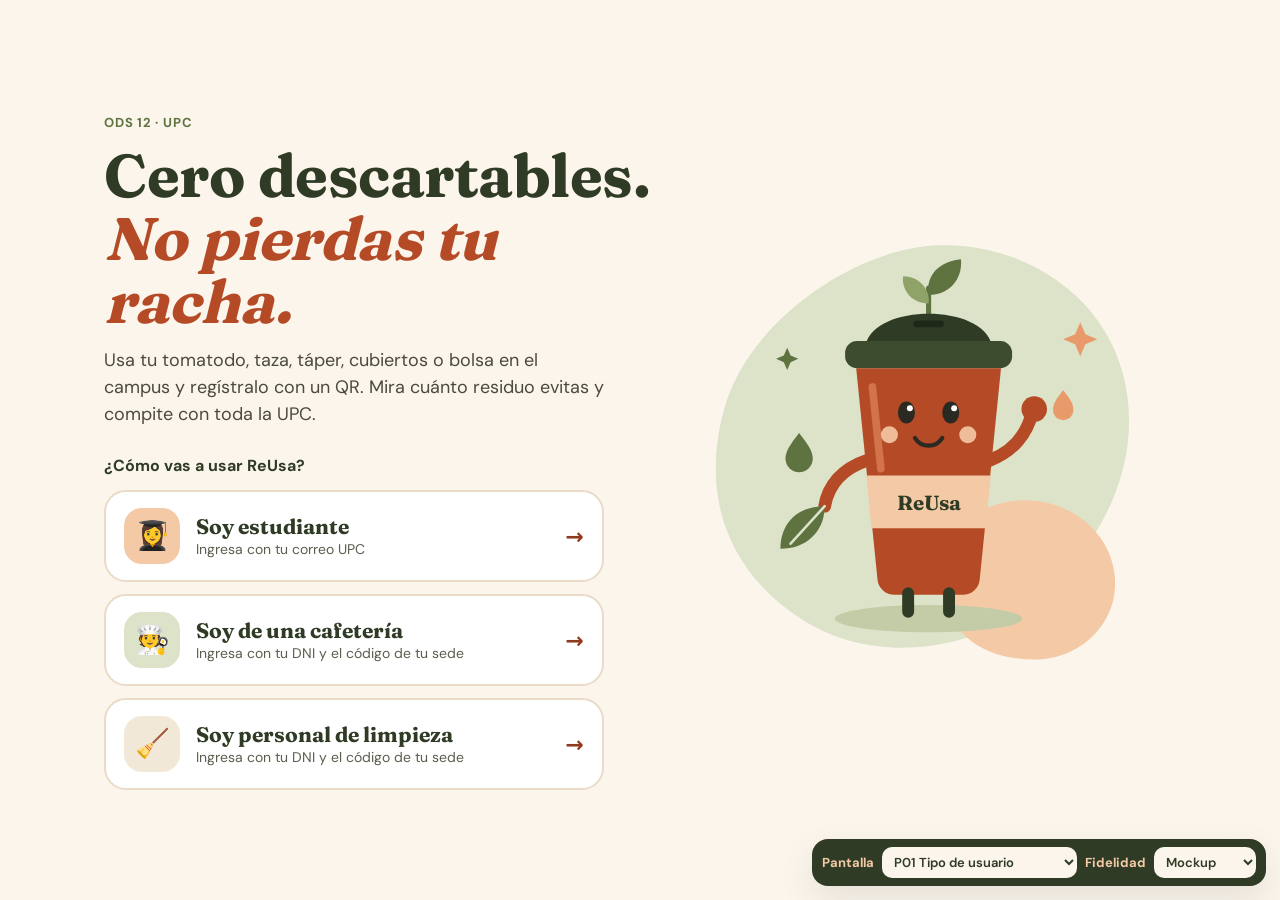
<file: index.html>
<!doctype html>
<html lang="es">
<head>
<meta charset="utf-8">
<meta name="viewport" content="width=device-width,initial-scale=1">
<title>ReUsa – Reto Cero Descartables</title>
<meta name="description" content="ReUsa convierte usar tu envase propio en el campus UPC en un hábito: registras con un QR, mantienes tu racha, ves el residuo que evitas y compites con toda la UPC.">
<link rel="stylesheet" href="styles.css">
</head>
<body>
<!-- ================= INGRESO (HU01–HU06) ================= -->
<div class="shell" id="sh-onb">
  <!-- P01 tipo de usuario -->
  <section class="scr" id="s-p01" aria-label="Ingresar según tipo de usuario">
    <div class="onb">
      <div>
        <span class="eyebrow">ODS 12 · UPC</span>
        <h1 style="margin-top:10px">Cero descartables.<br><em>No pierdas tu racha.</em></h1>
        <p class="lead">Usa tu tomatodo, taza, táper, cubiertos o bolsa en el campus y regístralo con un QR. Mira cuánto residuo evitas y compite con toda la UPC.</p>
        <p style="font-weight:700;color:var(--oliva);margin-bottom:12px">¿Cómo vas a usar ReUsa?</p>
        <div class="roles">
          <button class="role" data-role="est"><span class="e" style="background:var(--melo)">👩‍🎓</span><span><b>Soy estudiante</b><span>Ingresa con tu correo UPC</span></span><span class="go">→</span></button>
          <button class="role" data-role="cafe"><span class="e" style="background:var(--salvia)">🧑‍🍳</span><span><b>Soy de una cafetería</b><span>Ingresa con tu DNI y el código de tu sede</span></span><span class="go">→</span></button>
          <button class="role" data-role="limp"><span class="e" style="background:var(--arena)">🧹</span><span><b>Soy personal de limpieza</b><span>Ingresa con tu DNI y el código de tu sede</span></span><span class="go">→</span></button>
        </div>
      </div>
      <div class="onb-art"><div data-reu="hola" style="position:absolute;inset:0"></div></div>
    </div>
  </section>

  <!-- P02 correo UPC + código -->
  <section class="scr" id="s-p02" aria-label="Registro del estudiante">
    <div class="onb">
      <div>
        <button class="back-top" data-p="p01">← Cambiar tipo de usuario</button>
        <span class="eyebrow" style="display:block">Estudiante · Paso 1 de 2</span>
        <h1 style="margin-top:10px;font-size:clamp(32px,4.2vw,48px)">Entra con tu correo UPC</h1>
        <div class="form-card" style="margin-top:20px">
          <label class="field2" for="mail" style="margin-top:0">Correo UPC</label>
          <input class="input" id="mail" type="email" value="u202312345@upc.edu.pe" autocomplete="email">
          <p class="err" id="mailErr"></p>
          <p class="hint">Te enviaremos un código de 4 dígitos. Así solo participan alumnos UPC.</p>
          <div id="codeWrap" hidden>
            <label class="field2">Código de verificación <span class="muted small">(para el ejemplo: 4821)</span></label>
            <div class="code" id="code"><input inputmode="numeric" maxlength="1" aria-label="Dígito 1"><input inputmode="numeric" maxlength="1" aria-label="Dígito 2"><input inputmode="numeric" maxlength="1" aria-label="Dígito 3"><input inputmode="numeric" maxlength="1" aria-label="Dígito 4"></div>
            <p class="err" id="codeMsg"></p>
          </div>
          <button class="btn" id="sendCode" style="margin-top:16px">Enviar código</button>
        </div>
      </div>
      <div class="onb-art"><div data-reu="hola" style="position:absolute;inset:0"></div></div>
    </div>
  </section>

  <!-- P03 sede principal -->
  <section class="scr" id="s-p03" aria-label="Elegir sede principal">
    <div class="onb">
      <div>
        <span class="eyebrow">Estudiante · Paso 2 de 2</span>
        <h1 style="margin-top:10px;font-size:clamp(32px,4.2vw,48px)">¿Cuál es tu sede principal?</h1>
        <p class="lead" style="margin-bottom:16px">Aparece en tu perfil. Tus registros suman a la sede donde está el punto, aunque lleves clases en otra.</p>
        <div class="sedes" id="sedes">
          <button class="sede" aria-pressed="false">Monterrico<span>Surco</span></button>
          <button class="sede" aria-pressed="true">San Isidro<span>San Isidro</span></button>
          <button class="sede" aria-pressed="false">Villa<span>Chorrillos</span></button>
          <button class="sede" aria-pressed="false">San Miguel<span>San Miguel</span></button>
        </div>
        <button class="btn" data-p="p05">¡Listo, vamos!</button>
      </div>
      <div class="onb-art"><div data-reu="feliz" style="position:absolute;inset:0"></div></div>
    </div>
  </section>

  <!-- P04 ingreso del personal -->
  <section class="scr" id="s-p04" aria-label="Ingreso del personal">
    <div class="onb">
      <div>
        <button class="back-top" data-p="p01">← Cambiar tipo de usuario</button>
        <span class="eyebrow" style="display:block" id="stEye">Cafetería · Primer ingreso</span>
        <h1 style="margin-top:10px;font-size:clamp(32px,4.2vw,48px)" id="stTitle">Ingresa con tu DNI</h1>
        <div class="form-card" style="margin-top:20px">
          <label class="field2" for="dni" style="margin-top:0">DNI</label>
          <input class="input big-input" id="dni" inputmode="numeric" maxlength="8" value="45781236">
          <label class="field2" for="sc">Código de sede <span class="muted small">(te lo da tu supervisor · ejemplo: 5310)</span></label>
          <input class="input big-input" id="sc" inputmode="numeric" maxlength="4" value="5310">
          <label class="field2" for="nm">Tu nombre</label>
          <input class="input" id="nm" value="Diego Salazar">
          <label class="field2" for="zn" id="znLbl">Tu local</label>
          <input class="input" id="zn" value="Cafetería Central">
          <label class="check"><input type="checkbox" id="ok" checked> Acepto que ReUsa use mi DNI y nombre solo para identificarme en la app (Ley N.° 29733).</label>
          <p class="err" id="stErr"></p>
          <button class="btn block" id="stGo">Ingresar</button>
          <p class="hint">La próxima vez entrarás directo: la sesión queda guardada en tu celular.</p>
        </div>
      </div>
      <div class="onb-art"><div data-reu="hola" style="position:absolute;inset:0"></div></div>
    </div>
  </section>
</div>

<!-- ================= ESTUDIANTE ================= -->
<div class="shell" id="sh-est">
  <header class="top">
    <div class="wrap">
      <div class="brand"><span class="brand-mark"><svg width="20" height="24" viewBox="0 0 20 24"><path d="M2 5h16l-2 17H4z" fill="#F4C9A6"/><rect x="0" y="2" width="20" height="4" rx="2" fill="#fff"/></svg></span>ReUsa</div>
      <nav class="nav" aria-label="Principal">
        <button data-p="p05" aria-current="page">Inicio</button>
        <button data-p="p13">Ranking</button>
      </nav>
      <div class="right">
        <span class="pill fire" title="Racha">🔥 <span data-streak>12</span></span>
        <span class="pill" title="Puntos esta semana">⭐ <span data-pts>86</span><span class="lbl">&nbsp;pts</span></span>
        <button class="av" data-p="p15" title="Mi perfil" style="background:var(--melo);font-size:20px" data-avatar>🦊</button>
      </div>
    </div>
  </header>

  <main>
    <!-- INICIO: feed primero -->
    <section class="view" id="v-home" aria-label="Inicio">
      <div class="wrap">
        <div class="layout">
          <div class="feed">
            <div class="ticker" aria-label="Último minuto">
              <span class="live"><i></i>Último minuto</span>
              <div class="tk-track"><div class="tk-move" id="tk"></div></div>
            </div>

            <article class="feature" id="feature">
              <div class="ft-body">
                <span class="eyebrow" style="color:var(--terra-t)">⚡ ¿Sabías que…?<span class="hide-m"> · <span id="ftIdx">1/5</span></span></span>
                <div class="big" id="ftBig">886</div>
                <h2 id="ftTxt">toneladas de residuos plásticos generan cada día Lima y Callao.</h2>
                <p class="ft-src" id="ftSrc">Fuente: MINAM</p>
                <div class="react">
                  <button class="rbtn" aria-pressed="false" data-react="d">👍 Me interesó</button>
                  <button class="rbtn" aria-pressed="false" data-react="d">👎 No mucho</button>
                  <span class="plus1" data-plus="d">+1 punto ⭐</span>
                  <button class="link small" id="ftNext" style="margin-left:auto">Siguiente dato →</button>
                </div>
              </div>
              <button class="reu-host" id="reuHost" aria-label="Toca a Reu para ver otro dato">
                <span class="reu-bubble" id="reuBubble">¡Hola, Camila! Hoy te traigo datos curiosos 👀</span>
                <span class="reu-peek" data-reu="hola"></span>
              </button>
            </article>

            <div class="sec-h" style="margin:14px 0 0"><h2>Descubre</h2><span class="muted small">Lo publica el equipo ReUsa</span></div>
            <div id="feed" style="display:grid;gap:18px"></div>
          </div>

          <aside class="side">
            <div class="ring-card">
              <div class="rc-top">
                <div class="ring" id="ringHome"></div>
                <div>
                  <span class="eyebrow" style="display:block;margin-bottom:8px">Reto Cero Descartables</span>
                  <span class="today" data-today>⏳ Hoy pendiente</span>
                  <div class="mini-week" data-week></div>
                </div>
              </div>
              <p class="small rc-meta" data-meta>Te faltan 9 días para la insignia de 21 días</p>
              <button class="reto-btn" data-p="p07"><span class="rb-ic">♻️</span><span><b data-rb-t>Continuar mi reto</b><small data-rb-s>Día 13 · aún no registras hoy</small></span><span class="rb-arrow">→</span></button>
              <p class="small rc-res">♻️ <b data-residuo>350 g</b> de residuo evitado este mes</p>
              <p class="small rc-res" style="margin-top:4px">🛡️ Comodín de la semana disponible</p>
            </div>
            <div class="card hide-m">
              <span class="eyebrow">♻️ Residuo que evitaste</span>
              <div class="stat-n" style="margin-top:8px" data-residuo>350 g</div>
              <p class="small muted" data-equiv>≈ 29 botellas de 500 ml · este mes</p>
              <div class="kbars" data-kbars></div>
              <p class="small muted" style="margin-top:8px">Estimado con pesos referenciales por envase.</p>
            </div>
            <div class="card hide-m">
              <span class="eyebrow">🏫 Cómo va San Isidro</span>
              <div class="stat-n" style="margin-top:8px;font-size:40px">612</div>
              <p class="small muted">descartables evitados esta semana · <b style="color:#2F5A12">+14 %</b></p>
              <p class="small" style="margin-top:8px">🗑️ Tachos: <span class="trend g">🟢 menos botellas</span></p>
              <p class="small muted" style="margin-top:4px">Según el reporte del personal de limpieza</p>
              <button class="link small" data-p="p14" style="margin-top:8px">Ver todas las sedes →</button>
            </div>
            <div class="card t-salvia hide-m">
              <span class="eyebrow">🏆 Ranking semanal</span>
              <div class="side-rank" style="margin-top:6px"><span class="stat-n" data-pos>#7</span><span class="small" style="color:var(--tinta-2)" data-gap>Te faltan 14 pts para pasar a Diego M.</span></div>
              <button class="link small" data-p="p13" style="margin-top:8px">Ver ranking →</button>
            </div>
          </aside>
        </div>
      </div>
    </section>

    <!-- RETO -->
    <section class="view" id="v-reto" aria-label="Mi reto">
      <div class="wrap" style="max-width:760px">
        <div id="r1">
          <button class="back" data-p="p05">← Volver</button>
          <div class="reto-head">
            <div class="ring" id="ringReto"></div>
            <div>
              <span class="eyebrow">Reto Cero Descartables</span>
              <h2 style="margin-top:6px" data-reto-title>Usa tu envase y regístralo para mantener tu racha</h2>
              <p class="small" style="margin-top:6px" data-limit>Hoy: 0 de 5 registros · 1 por punto cada 30 min</p>
            </div>
          </div>
          <h3 style="font-size:24px;margin-bottom:12px">¿Cómo quieres registrarlo?</h3>
          <div class="methods">
            <button class="method main" data-m="qr"><span class="e">📷</span><b>Escanear QR</b><span>Apunta al QR del bebedero o de la caja</span></button>
            <button class="method" data-m="code"><span class="e">🔢</span><b>Escribir código</b><span>Los 4 números que están debajo del QR</span></button>
          </div>
          <div class="kinds-info"><span>💧 Tomatodo en el bebedero</span><span>☕ Taza o tomatodo en la cafetería</span><span>🍱 Táper para llevar</span><span>🍴 Tus cubiertos</span><span>🛍️ Tu bolsa</span></div>
        </div>

        <div id="r2" hidden class="scan-wrap">
          <button class="back" data-back>← Cambiar método</button>
          <h2 style="font-size:clamp(28px,4vw,38px)">Escanea el QR del punto</h2>
          <div class="cam" aria-hidden="true">
            <svg class="qrghost" viewBox="0 0 21 21" id="ghost"></svg>
            <div class="frame"><i></i><i></i><i></i><i></i></div>
            <div class="line"></div>
            <div class="hint">Apunta la cámara al código…</div>
          </div>
          <p class="small muted" style="margin-bottom:10px;text-align:left"><b style="color:var(--oliva)">Para el ejemplo:</b> elige el punto que "escaneas".</p>
          <div class="points" id="points"></div>
        </div>

        <div id="r3" hidden class="scan-wrap">
          <button class="back" data-back>← Cambiar método</button>
          <h2 style="font-size:clamp(28px,4vw,38px)">Escribe el código del punto</h2>
          <p class="muted" style="margin:8px 0 18px">Está debajo del QR. <span class="small">(Ejemplo: bebedero 3107 · cafetería 7790)</span></p>
          <div class="code" id="pcode" style="justify-content:center"><input inputmode="numeric" maxlength="1" aria-label="Dígito 1"><input inputmode="numeric" maxlength="1" aria-label="Dígito 2"><input inputmode="numeric" maxlength="1" aria-label="Dígito 3"><input inputmode="numeric" maxlength="1" aria-label="Dígito 4"></div>
          <p class="small" id="pcodeMsg" style="min-height:24px;margin-top:8px"></p>
        </div>

        <div id="r4" hidden class="scan-wrap">
          <span class="eyebrow" id="s2place">Cafetería Central</span>
          <h2 style="font-size:clamp(28px,4vw,38px);margin-top:8px">¿Qué trajiste hoy?</h2>
          <p class="muted" style="margin-top:6px">Marca todo lo que usaste. Cada cosa suma a tu residuo evitado.</p>
          <div class="multi" id="multi">
            <button class="mopt" aria-pressed="false" data-kind="vaso"><span class="e">☕</span>Taza o tomatodo<span>evitas vaso, tapa y sorbete</span></button>
            <button class="mopt" aria-pressed="false" data-kind="taper"><span class="e">🍱</span>Táper<span>evitas el envase de tecnopor</span></button>
            <button class="mopt" aria-pressed="false" data-kind="cubiertos"><span class="e">🍴</span>Mis cubiertos<span>evitas cubiertos descartables</span></button>
            <button class="mopt" aria-pressed="false" data-kind="bolsa"><span class="e">🛍️</span>Mi bolsa<span>evitas la bolsa plástica</span></button>
          </div>
          <button class="btn" id="multiGo" disabled style="opacity:.5">Continuar</button>
        </div>

        <div id="r5" hidden class="scan-wrap">
          <span class="eyebrow">Punto verificado ✓</span>
          <h2 style="font-size:clamp(28px,4vw,38px);margin-top:8px">¿Agregas una foto?</h2>
          <p class="muted" style="margin:8px 0 20px">Es opcional. Con foto ganas <b style="color:var(--terra-t)">+2 puntos extra</b>.</p>
          <div class="photo-prev" id="photoPrev" hidden>📸</div>
          <div class="row" style="justify-content:center;margin-top:20px">
            <button class="btn" id="takePhoto">📷 Tomar foto (+2)</button>
            <button class="btn sec" id="noPhoto">Ahora no</button>
          </div>
        </div>

        <div id="r6" hidden class="scan-wrap" style="position:relative">
          <div class="confetti" id="confetti"></div>
          <div class="ok-box"><div data-reu="feliz" style="position:absolute;inset:0"></div></div>
          <div class="big-plus" id="okPts">+5</div>
          <h2 style="font-size:clamp(28px,3.6vw,38px);margin-top:10px" id="okTitle">¡Racha de 13 días! 🔥</h2>
          <p class="muted" style="margin:8px 0 6px" id="okSub">1 botella de plástico evitada</p><p class="okg" id="okG">♻️ +12 g de residuo evitado</p>
          <div class="row" style="justify-content:center"><button class="btn" data-p="p05">Volver al inicio</button><button class="btn sec" data-p="p15">Ver mi perfil</button></div>
        </div>
      </div>
    </section>

    <!-- RANKING -->
    <section class="view" id="v-rank" aria-label="Ranking">
      <div class="wrap" style="max-width:900px">
        <h2 style="font-size:clamp(32px,4vw,44px)">Ranking UPC</h2>
        <div class="tabs" role="tablist" id="rtabs">
          <button role="tab" aria-selected="true" data-t="sem">⭐ Semanal</button>
          <button role="tab" aria-selected="false" data-t="racha">🔥 Racha</button>
          <button role="tab" aria-selected="false" data-t="sedes">🏫 Sedes</button>
        </div>
        <div id="rankBody"></div>
      </div>
    </section>

    <!-- PERFIL -->
    <section class="view" id="v-prof" aria-label="Mi perfil">
      <div class="wrap" style="max-width:860px">
        <div class="p-cover"></div>
        <div class="p-card">
          <div class="p-top">
            <div class="p-av">
              <svg class="r" viewBox="0 0 132 132"><circle cx="66" cy="66" r="62" fill="none" stroke="#EEF1E4" stroke-width="7"/><circle id="pRing" cx="66" cy="66" r="62" fill="none" stroke="#B54A26" stroke-width="7" stroke-linecap="round" stroke-dasharray="389.6" stroke-dashoffset="389.6" style="transition:stroke-dashoffset 1.2s var(--ease)"/></svg>
              <div class="face" data-avatar>🦊</div>
              <button class="edit" id="editAv" aria-label="Cambiar avatar">✏️</button>
              <span class="sk">🔥 <span data-streak>12</span> días</span>
            </div>
            <div class="p-name"><h2>Camila Torres</h2><p>@camila.reusa · Sede principal: <span data-sede>San Isidro</span></p></div>
          </div>
          <div class="avatars" id="avatars" hidden></div>
          <div class="p-stats">
            <div><b data-streak>12</b><span>🔥 racha</span></div>
            <div><b data-pts>86</b><span>⭐ pts semana</span></div>
            <div><b data-residuo>350 g</b><span>♻️ residuo evitado</span></div>
            <div><b data-pos>#7</b><span>🏆 ranking</span></div>
          </div>
        </div>

        <div class="rule"><span>📅</span><span><b>Tu racha cuenta solo días hábiles.</b> Fines de semana y feriados no la cortan, y en vacaciones se congela sola. Tienes <b>1 comodín por semana</b> si un día no puedes registrar 🛡️.</span></div>
        <div class="p-actions"><button class="btn sec" id="editAv2">✏️ Cambiar avatar</button><button class="btn sec" data-p="p01">Cerrar sesión</button></div>
        <div style="height:18px"></div>
        <div class="ptabs" role="tablist" id="ptabs">
          <button role="tab" aria-selected="true" data-p2="ins">Insignias</button>
          <button role="tab" aria-selected="false" data-p2="imp">Mi impacto</button>
          <button role="tab" aria-selected="false" data-p2="hue">Mi huella</button>
        </div>
        <div class="pane on" data-pane="ins"><div class="badges" id="badges"></div></div>
        <div class="pane" data-pane="imp">
          <div class="card">
            <span class="eyebrow">♻️ Residuo evitado este mes</span>
            <div class="stat-n" style="margin:8px 0 2px;font-size:54px" data-residuo>350 g</div>
            <p class="muted" data-equiv>≈ 29 botellas de 500 ml</p>
            <div class="kbars big" data-kbars></div>
            <p class="small muted" style="margin-top:12px">Estimado: cada registro multiplica la cantidad de envases evitados por un peso referencial (botella PET 500 ml ≈ 12 g, vaso + tapa + sorbete ≈ 12 g, táper de tecnopor ≈ 8 g, cubiertos ≈ 6 g, bolsa ≈ 6 g).</p>
          </div>
        </div>
        <div class="pane" data-pane="hue">
          <p class="muted" style="margin-bottom:14px">Opcional · 30 s. ¿Qué compraste hoy? Marca y te decimos cuánto plástico generas en el ciclo.</p>
          <div class="items" id="items"></div>
          <button class="btn" id="calc" style="margin-bottom:20px">Calcular</button>
          <div class="result" id="result"></div>
        </div>
      </div>
    </section>
  </main>



  <nav class="bnav" aria-label="Principal móvil">
    <button data-p="p05" aria-current="page"><span class="e">🏠</span>Inicio</button>
    <button data-p="p13"><span class="e">🏆</span>Ranking</button>
    <button data-p="p15"><span class="e" data-avatar>🦊</span>Perfil</button>
  </nav>
</div>

<!-- ================= CAFETERÍA (HU41–HU45) ================= -->
<div class="shell" id="sh-cafe">
  <header class="top"><div class="wrap"><div class="brand"><span class="brand-mark">☕</span>ReUsa <span class="muted small" style="font-family:var(--fb);font-weight:600">· Cafetería</span></div><div class="right"><button class="logout" data-p="p01">Cerrar sesión</button></div></div></header>
  <section class="scr" id="s-p18" aria-label="Panel de la cafetería"><main><div class="wrap">
    <div class="role-head"><div class="av" style="width:58px;height:58px;background:var(--melo)">DS</div><div><h2 style="font-size:32px">Hola, Diego</h2><p class="muted">Cafetería Central · San Isidro</p></div></div>
    <div class="bento">
      <div class="card t-oliva c7">
        <span class="eyebrow">Esta semana</span>
        <div class="stat-n" style="color:var(--melo);font-size:72px;margin-top:10px">85</div>
        <p style="color:var(--salvia)">clientes vinieron con su envase propio</p>
        <div class="split"><div><b>60</b><span>☕ taza o tomatodo</span></div><div><b>25</b><span>🍱 táper</span></div></div>
        <p class="small" style="color:var(--salvia);margin-top:14px">📈 <b style="color:var(--melo)">+18 %</b> que la semana pasada (72) · 25 envases de tecnopor que no tuviste que entregar</p>
        <div class="chart" style="height:70px" aria-label="Últimas 5 semanas"><div style="color:var(--salvia)"><i style="height:40%;background:var(--durazno)"></i>S2</div><div style="color:var(--salvia)"><i style="height:52%;background:var(--durazno)"></i>S3</div><div style="color:var(--salvia)"><i style="height:61%;background:var(--durazno)"></i>S4</div><div style="color:var(--salvia)"><i style="height:72%;background:var(--durazno)"></i>S5</div><div style="color:var(--salvia)"><i style="height:85%;background:var(--melo)"></i>S6</div></div>
      </div>
      <div class="card c5" style="text-align:center">
        <span class="eyebrow">Tu QR</span>
        <div class="qr"><svg viewBox="0 0 25 25" id="qrCafe" width="100%" height="100%"></svg></div>
        <p style="font:700 22px var(--fd);color:var(--oliva);letter-spacing:.2em;margin-bottom:10px">7790</p>
        <span class="amigo">✓ Local amigo · acepta tu envase</span>
        <button class="btn sec block" style="margin-top:16px" id="dlQr">⬇️ Descargar e imprimir QR</button>
        <p class="small muted" style="margin-top:10px">El cliente lo escanea solo. Tú no haces nada.</p>
      </div>
      <div class="card t-salvia c12">
        <span class="eyebrow">Así te ven los estudiantes</span>
        <div class="pt" style="margin-top:10px;max-width:520px"><span class="ic" style="background:var(--melo)">☕</span><span><b>Cafetería Central</b><span>San Isidro · ✓ Local amigo · acepta taza, táper, cubiertos y bolsa</span></span></div>
      </div>
    </div>
  </div></main></section>
</div>

<!-- ================= LIMPIEZA (HU29, HU46–HU48) ================= -->
<div class="shell" id="sh-limp">
  <header class="top"><div class="wrap"><div class="brand"><span class="brand-mark">🧹</span>ReUsa <span class="muted small" style="font-family:var(--fb);font-weight:600">· Limpieza</span></div><div class="right"><button class="logout" data-p="p01">Cerrar sesión</button></div></div></header>
  <section class="scr" id="s-p19" aria-label="Reporte semanal"><main><div class="wrap" style="max-width:720px">
    <div class="role-head"><div class="av" style="width:58px;height:58px;background:var(--salvia)">JR</div><div><h2 style="font-size:32px">Hola, Jorge</h2><p class="muted">Zona: Torres C y D · San Isidro</p></div></div>
    <div class="reu-banner"><div class="pi" data-reu="hola"></div><div><b>Hoy es viernes 🗓️</b><p class="small" style="color:var(--tinta-2)">¿Cómo estuvo el tacho de plásticos de tu zona esta semana? Solo toma 1 minuto.</p></div></div>
    <div class="card" id="limpForm">
      <span class="eyebrow">Reporte de la semana 6</span>
      <h3 style="font-size:26px;margin:8px 0 4px">En el tacho de plásticos esta semana vimos…</h3>
      <div class="big-opts" id="bigOpts">
        <button class="bo g" aria-pressed="false" data-v="Menos"><span class="e">🟢</span>Menos botellas</button>
        <button class="bo y" aria-pressed="false" data-v="Igual"><span class="e">🟡</span>Igual</button>
        <button class="bo r" aria-pressed="false" data-v="Más"><span class="e">🔴</span>Más botellas</button>
      </div>
      <label class="field" for="testi" style="margin-top:0">Cuéntanos algo <span class="muted small">(opcional)</span></label>
      <textarea class="input" id="testi" placeholder="Ej.: Se ven menos botellas cerca de las torres"></textarea>
      <button class="photo-btn" id="limpPhoto">📷 Agregar foto (opcional)</button>
      <button class="btn block" id="sendRep" disabled style="opacity:.5">Enviar reporte</button>
    </div>
  </div></main></section>
  <section class="scr" id="s-p20" aria-label="Reporte enviado e historial"><main><div class="wrap" style="max-width:720px">
    <div class="role-head"><div class="av" style="width:58px;height:58px;background:var(--salvia)">JR</div><div><h2 style="font-size:32px">Hola, Jorge</h2><p class="muted">Zona: Torres C y D · San Isidro</p></div></div>
    <div class="card t-salvia" style="text-align:center">
      <div style="height:190px;position:relative;max-width:210px;margin:0 auto"><div data-reu="feliz" style="position:absolute;inset:0"></div></div>
      <h3 style="font-size:28px;margin:6px 0 8px">¡Gracias, Jorge!</h3>
      <p style="color:var(--tinta-2)">Tu reporte llegó al equipo ReUsa. Se publicará el sábado en el blog y en "Cómo va cada sede".</p>
    </div>
    <div class="card" style="margin-top:16px">
      <span class="eyebrow">Mis reportes</span>
      <div class="hist" id="hist"><div><span>Semana 6 · <b data-last>🟢 Menos</b></span><b style="color:var(--terra-t)">En revisión</b></div><div><span>Semana 5 · 🟢 Menos</span><b style="color:var(--musgo)">Publicado ✓ · 430 lecturas</b></div><div><span>Semana 4 · 🟡 Igual</span><b style="color:var(--musgo)">Publicado ✓ · 310 lecturas</b></div></div>
      <button class="btn sec" style="margin-top:16px" data-p="p19">Ver el reporte de esta semana</button>
    </div>
  </div></main></section>
</div>

<!-- Sheet artículo -->
<div class="scrim" id="scrim"></div>
<article class="sheet" id="sheet" role="dialog" aria-modal="true" aria-labelledby="shTitle">
  <div class="grab"></div>
  <span class="post-tag" id="shTag"></span>
  <h2 id="shTitle"></h2>
  <div id="shBody"></div>
  <div class="react" style="margin-top:18px">
    <button class="rbtn" aria-pressed="false" data-sr="si">👍 Me interesó</button>
    <button class="rbtn" aria-pressed="false" data-sr="no">👎 No mucho</button>
    <button class="link" id="shClose" style="margin-left:auto">Cerrar</button>
  </div>
</article>

<div class="push" id="push" role="status"><div class="pi" data-reu="hola"></div><div><b>Reu · ReUsa</b> <small>ahora</small><p id="pushTxt">¡Aún no recargas hoy! Tu racha de 12 días te espera 🔥</p></div></div>
<div class="toast" id="toast" role="status"></div>
<div class="shutter" id="shutter"></div>

<script src="app.js"></script>
</body>
</html>
</file>
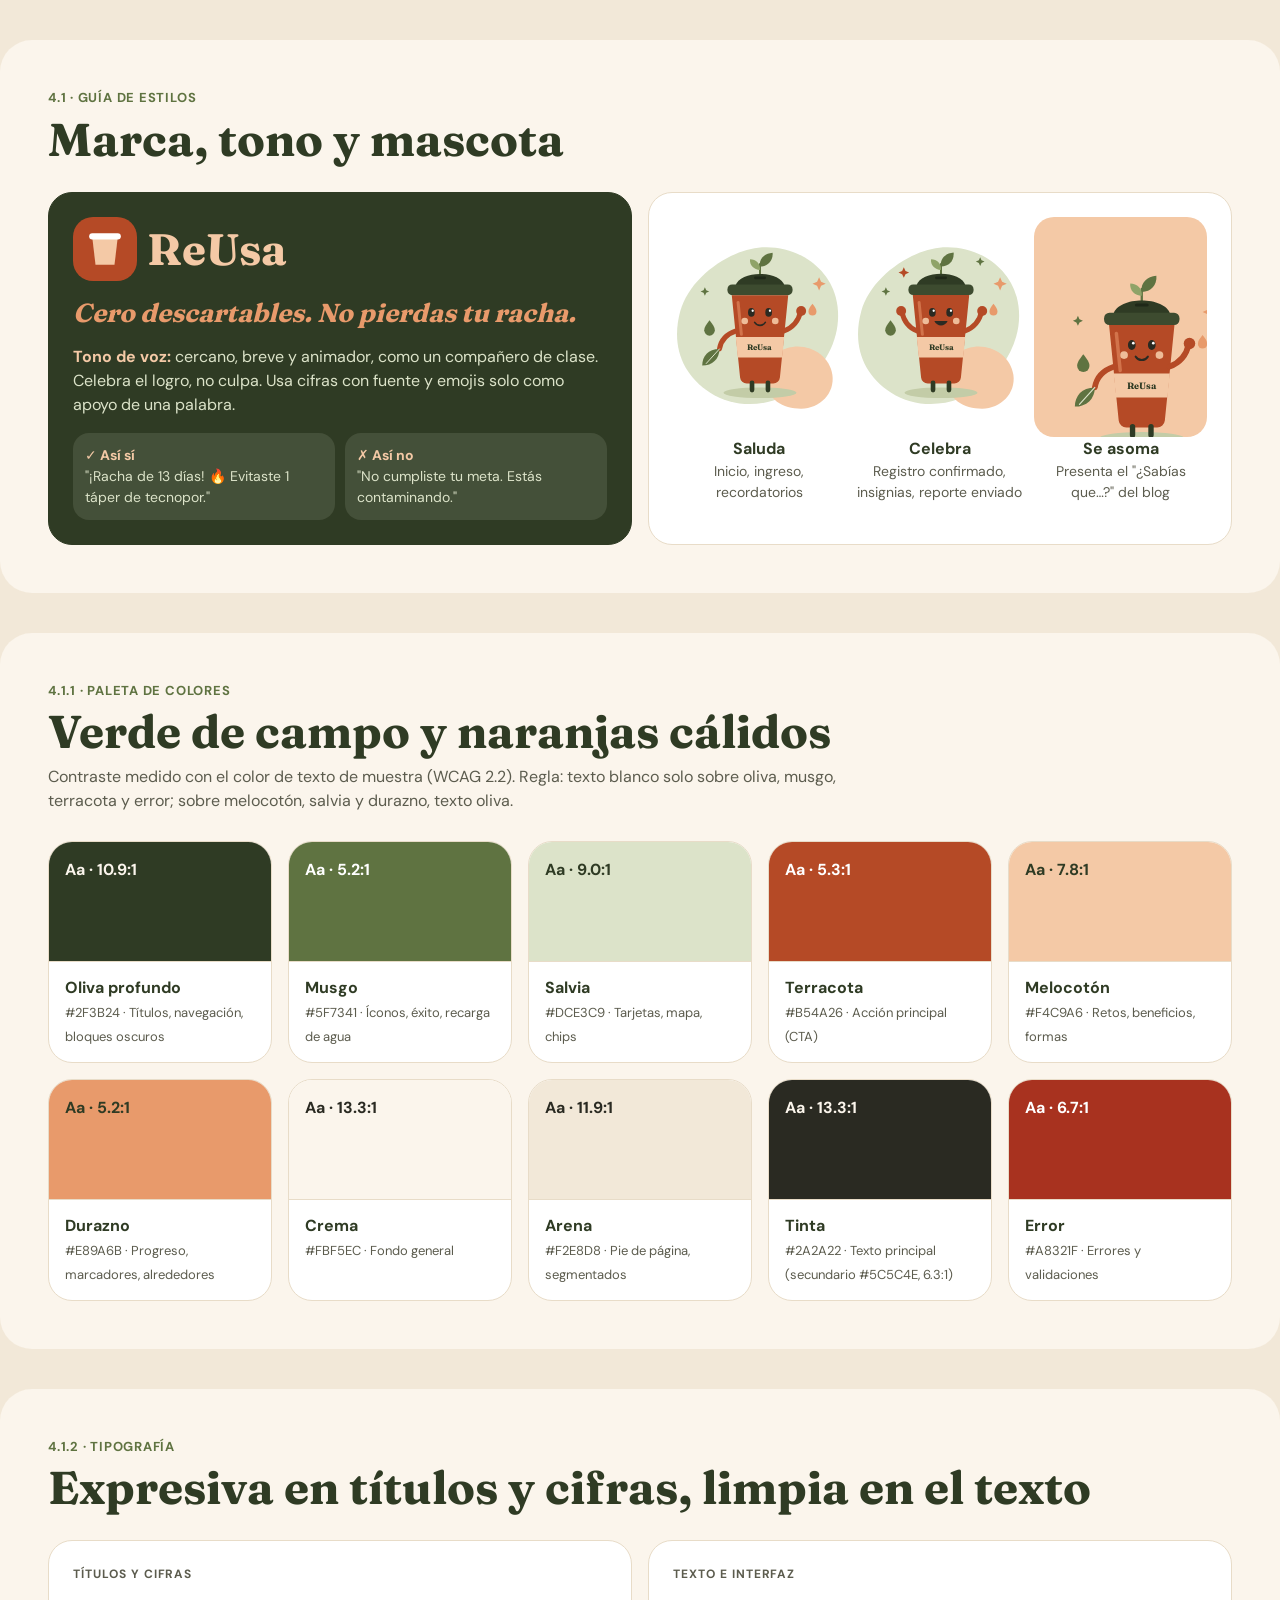
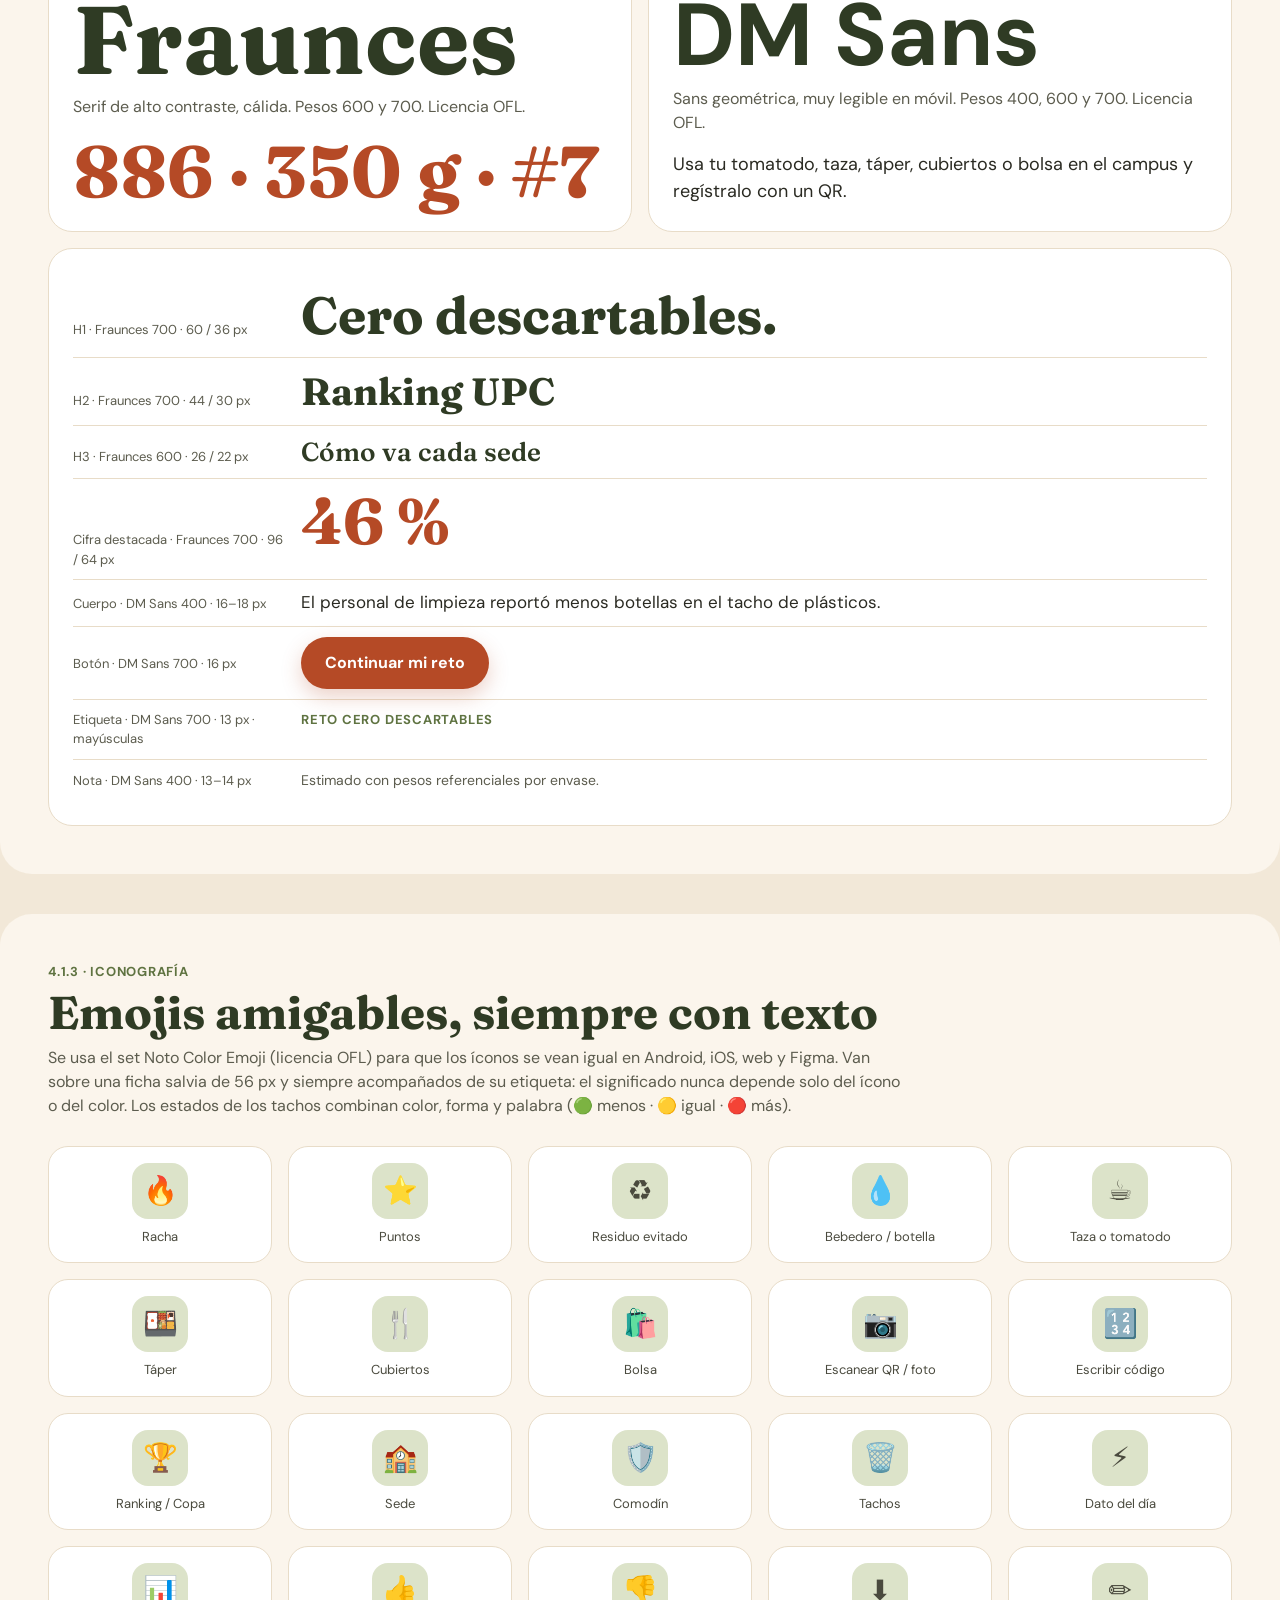
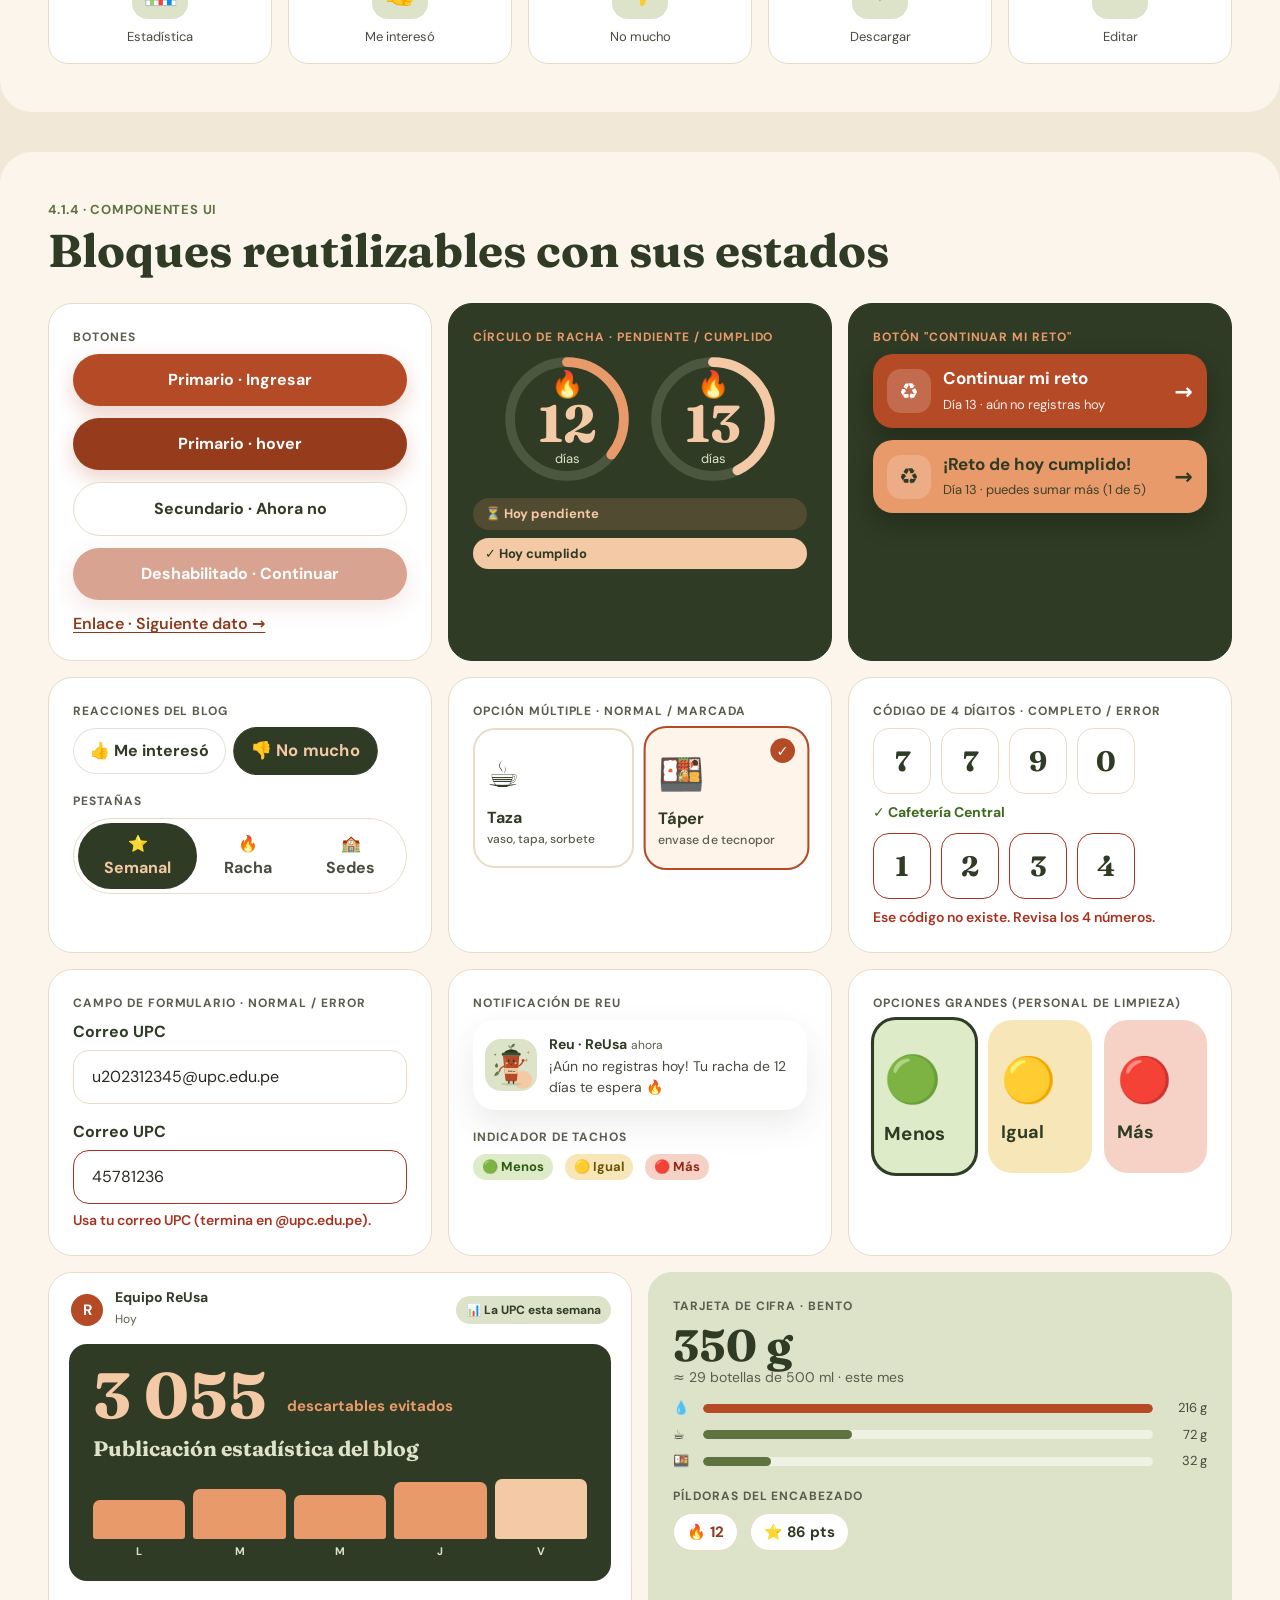
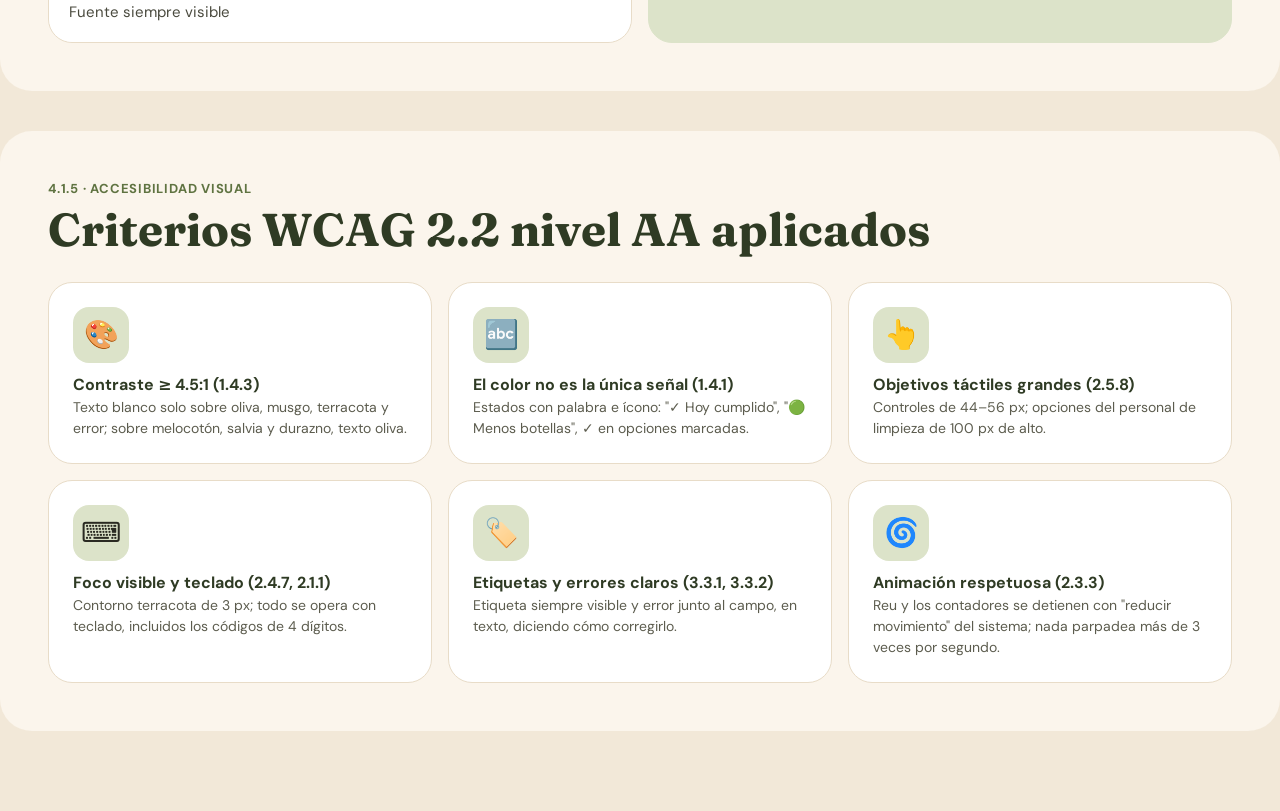
<file: guia.html>
<!doctype html><html lang="es"><head><meta charset="utf-8"><meta name="viewport" content="width=device-width,initial-scale=1"><title>ReUsa – Guía de estilos</title><link rel="stylesheet" href="styles.css">
<style>
body{background:var(--arena)}
.sgsec{background:var(--crema);max-width:1280px;margin:0 auto 40px;padding:48px;border-radius:32px}
.stack{display:flex;flex-direction:column;gap:var(--g,12px)}
.g5{display:grid;grid-template-columns:repeat(5,1fr);gap:16px}
.g4{display:grid;grid-template-columns:repeat(4,1fr);gap:16px}
.g3{display:grid;grid-template-columns:repeat(3,1fr);gap:16px}
.g2{display:grid;grid-template-columns:repeat(2,1fr);gap:16px}
.sgsec h2{font-size:46px}
.icc{background:#fff;border:1px solid var(--borde);border-radius:20px;padding:16px;display:flex;flex-direction:column;align-items:center;gap:8px;text-align:center;font-size:13px;color:var(--tinta-2)}
.ie{width:56px;height:56px;border-radius:16px;background:var(--salvia);display:grid;place-items:center;font-size:28px}
.lab{font-size:12px;font-weight:700;letter-spacing:.08em;text-transform:uppercase;color:var(--tinta-3);margin-bottom:8px;display:block}
.push.demo-push.on{position:static;transform:none;visibility:visible;width:100%;box-shadow:var(--sombra)}
.spec{display:flex;align-items:baseline;gap:18px;padding:10px 0;border-bottom:1px solid var(--borde)}
.spec .m{width:210px;flex:none;font-size:13px;color:var(--tinta-3)}
</style></head><body style="padding:40px 0">

<section class="sgsec" id="sg-marca"><div class="stack" style="--g:8px;margin-bottom:28px"><span class="eyebrow">4.1 · Guía de estilos</span><h2>Marca, tono y mascota</h2></div>
<div class="g2" style="align-items:stretch">
 <div class="card t-oliva" style="display:flex;flex-direction:column;gap:16px;justify-content:center">
  <div class="brand" style="color:var(--melo);font-size:44px"><span class="brand-mark" style="width:64px;height:64px;border-radius:20px"><svg width="32" height="38" viewBox="0 0 20 24"><path d="M2 5h16l-2 17H4z" fill="#F4C9A6"/><rect x="0" y="2" width="20" height="4" rx="2" fill="#fff"/></svg></span>ReUsa</div>
  <p style="font:italic 700 26px var(--fd);color:var(--durazno)">Cero descartables. No pierdas tu racha.</p>
  <p style="color:var(--salvia)"><b style="color:var(--melo)">Tono de voz:</b> cercano, breve y animador, como un compañero de clase. Celebra el logro, no culpa. Usa cifras con fuente y emojis solo como apoyo de una palabra.</p>
  <div class="g2" style="gap:10px"><div style="background:rgba(220,227,201,.12);border-radius:16px;padding:12px;color:var(--salvia);font-size:14px"><b style="color:var(--melo)">✓ Así sí</b><br>"¡Racha de 13 días! 🔥 Evitaste 1 táper de tecnopor."</div><div style="background:rgba(220,227,201,.12);border-radius:16px;padding:12px;color:var(--salvia);font-size:14px"><b style="color:var(--melo)">✗ Así no</b><br>"No cumpliste tu meta. Estás contaminando."</div></div>
 </div>
 <div class="card" style="display:grid;grid-template-columns:repeat(3,1fr);gap:8px;text-align:center">
  <div><div style="height:220px;position:relative"><div data-reu="hola" style="position:absolute;inset:0"></div></div><b style="color:var(--oliva)">Saluda</b><p class="small muted">Inicio, ingreso, recordatorios</p></div>
  <div><div style="height:220px;position:relative"><div data-reu="feliz" style="position:absolute;inset:0"></div></div><b style="color:var(--oliva)">Celebra</b><p class="small muted">Registro confirmado, insignias, reporte enviado</p></div>
  <div><div style="height:220px;position:relative;overflow:hidden;background:var(--melo);border-radius:20px"><div class="reu-peek" data-reu="hola" style="width:200px;height:210px;right:-34px;bottom:-30px"></div></div><b style="color:var(--oliva)">Se asoma</b><p class="small muted">Presenta el "¿Sabías que…?" del blog</p></div>
 </div>
</div></section>

<section class="sgsec" id="sg-paleta"><div class="stack" style="--g:8px;margin-bottom:28px"><span class="eyebrow">4.1.1 · Paleta de colores</span><h2>Verde de campo y naranjas cálidos</h2><p class="muted" style="max-width:820px">Contraste medido con el color de texto de muestra (WCAG 2.2). Regla: texto blanco solo sobre oliva, musgo, terracota y error; sobre melocotón, salvia y durazno, texto oliva.</p></div><div class="g5"><div class="card" style="padding:0;overflow:hidden"><div style="height:120px;background:#2F3B24;color:#FBF5EC;padding:16px;font-weight:700;border-bottom:1px solid var(--borde)">Aa · 10.9:1</div><div style="padding:14px 16px"><b style="color:var(--oliva);display:block">Oliva profundo</b><span style="font-size:13px;color:var(--tinta-3)">#2F3B24 · Títulos, navegación, bloques oscuros</span></div></div><div class="card" style="padding:0;overflow:hidden"><div style="height:120px;background:#5F7341;color:#FFFFFF;padding:16px;font-weight:700;border-bottom:1px solid var(--borde)">Aa · 5.2:1</div><div style="padding:14px 16px"><b style="color:var(--oliva);display:block">Musgo</b><span style="font-size:13px;color:var(--tinta-3)">#5F7341 · Íconos, éxito, recarga de agua</span></div></div><div class="card" style="padding:0;overflow:hidden"><div style="height:120px;background:#DCE3C9;color:#2F3B24;padding:16px;font-weight:700;border-bottom:1px solid var(--borde)">Aa · 9.0:1</div><div style="padding:14px 16px"><b style="color:var(--oliva);display:block">Salvia</b><span style="font-size:13px;color:var(--tinta-3)">#DCE3C9 · Tarjetas, mapa, chips</span></div></div><div class="card" style="padding:0;overflow:hidden"><div style="height:120px;background:#B54A26;color:#FFFFFF;padding:16px;font-weight:700;border-bottom:1px solid var(--borde)">Aa · 5.3:1</div><div style="padding:14px 16px"><b style="color:var(--oliva);display:block">Terracota</b><span style="font-size:13px;color:var(--tinta-3)">#B54A26 · Acción principal (CTA)</span></div></div><div class="card" style="padding:0;overflow:hidden"><div style="height:120px;background:#F4C9A6;color:#2F3B24;padding:16px;font-weight:700;border-bottom:1px solid var(--borde)">Aa · 7.8:1</div><div style="padding:14px 16px"><b style="color:var(--oliva);display:block">Melocotón</b><span style="font-size:13px;color:var(--tinta-3)">#F4C9A6 · Retos, beneficios, formas</span></div></div><div class="card" style="padding:0;overflow:hidden"><div style="height:120px;background:#E89A6B;color:#2F3B24;padding:16px;font-weight:700;border-bottom:1px solid var(--borde)">Aa · 5.2:1</div><div style="padding:14px 16px"><b style="color:var(--oliva);display:block">Durazno</b><span style="font-size:13px;color:var(--tinta-3)">#E89A6B · Progreso, marcadores, alrededores</span></div></div><div class="card" style="padding:0;overflow:hidden"><div style="height:120px;background:#FBF5EC;color:#2A2A22;padding:16px;font-weight:700;border-bottom:1px solid var(--borde)">Aa · 13.3:1</div><div style="padding:14px 16px"><b style="color:var(--oliva);display:block">Crema</b><span style="font-size:13px;color:var(--tinta-3)">#FBF5EC · Fondo general</span></div></div><div class="card" style="padding:0;overflow:hidden"><div style="height:120px;background:#F2E8D8;color:#2A2A22;padding:16px;font-weight:700;border-bottom:1px solid var(--borde)">Aa · 11.9:1</div><div style="padding:14px 16px"><b style="color:var(--oliva);display:block">Arena</b><span style="font-size:13px;color:var(--tinta-3)">#F2E8D8 · Pie de página, segmentados</span></div></div><div class="card" style="padding:0;overflow:hidden"><div style="height:120px;background:#2A2A22;color:#FBF5EC;padding:16px;font-weight:700;border-bottom:1px solid var(--borde)">Aa · 13.3:1</div><div style="padding:14px 16px"><b style="color:var(--oliva);display:block">Tinta</b><span style="font-size:13px;color:var(--tinta-3)">#2A2A22 · Texto principal (secundario #5C5C4E, 6.3:1)</span></div></div><div class="card" style="padding:0;overflow:hidden"><div style="height:120px;background:#A8321F;color:#FFFFFF;padding:16px;font-weight:700;border-bottom:1px solid var(--borde)">Aa · 6.7:1</div><div style="padding:14px 16px"><b style="color:var(--oliva);display:block">Error</b><span style="font-size:13px;color:var(--tinta-3)">#A8321F · Errores y validaciones</span></div></div></div></section>

<section class="sgsec" id="sg-tipo"><div class="stack" style="--g:8px;margin-bottom:28px"><span class="eyebrow">4.1.2 · Tipografía</span><h2>Expresiva en títulos y cifras, limpia en el texto</h2></div>
<div class="g2">
 <div class="card"><span class="lab">Títulos y cifras</span><div style="font:700 96px/1 var(--fd);color:var(--oliva)">Fraunces</div><p class="muted" style="margin-top:8px">Serif de alto contraste, cálida. Pesos 600 y 700. Licencia OFL.</p><div style="font:700 72px/1 var(--fd);color:var(--terra);margin-top:16px">886 · 350 g · #7</div></div>
 <div class="card"><span class="lab">Texto e interfaz</span><div style="font:700 88px/1 var(--fb);color:var(--oliva)">DM Sans</div><p class="muted" style="margin-top:8px">Sans geométrica, muy legible en móvil. Pesos 400, 600 y 700. Licencia OFL.</p><p style="font-size:18px;margin-top:16px">Usa tu tomatodo, taza, táper, cubiertos o bolsa en el campus y regístralo con un QR.</p></div>
</div>
<div class="card" style="margin-top:16px">
 <div class="spec"><span class="m">H1 · Fraunces 700 · 60 / 36 px</span><span style="font:700 52px var(--fd);color:var(--oliva)">Cero descartables.</span></div>
 <div class="spec"><span class="m">H2 · Fraunces 700 · 44 / 30 px</span><span style="font:700 38px var(--fd);color:var(--oliva)">Ranking UPC</span></div>
 <div class="spec"><span class="m">H3 · Fraunces 600 · 26 / 22 px</span><span style="font:600 26px var(--fd);color:var(--oliva)">Cómo va cada sede</span></div>
 <div class="spec"><span class="m">Cifra destacada · Fraunces 700 · 96 / 64 px</span><span style="font:700 64px/1 var(--fd);color:var(--terra)">46 %</span></div>
 <div class="spec"><span class="m">Cuerpo · DM Sans 400 · 16–18 px</span><span style="font-size:17px">El personal de limpieza reportó menos botellas en el tacho de plásticos.</span></div>
 <div class="spec"><span class="m">Botón · DM Sans 700 · 16 px</span><span class="btn">Continuar mi reto</span></div>
 <div class="spec"><span class="m">Etiqueta · DM Sans 700 · 13 px · mayúsculas</span><span class="eyebrow">Reto Cero Descartables</span></div>
 <div class="spec" style="border:0"><span class="m">Nota · DM Sans 400 · 13–14 px</span><span class="small muted">Estimado con pesos referenciales por envase.</span></div>
</div></section>

<section class="sgsec" id="sg-iconos"><div class="stack" style="--g:8px;margin-bottom:28px"><span class="eyebrow">4.1.3 · Iconografía</span><h2>Emojis amigables, siempre con texto</h2><p class="muted" style="max-width:860px">Se usa el set Noto Color Emoji (licencia OFL) para que los íconos se vean igual en Android, iOS, web y Figma. Van sobre una ficha salvia de 56 px y siempre acompañados de su etiqueta: el significado nunca depende solo del ícono o del color. Los estados de los tachos combinan color, forma y palabra (🟢 menos · 🟡 igual · 🔴 más).</p></div>
<div class="g5"><div class="icc"><span class="ie">🔥</span><span>Racha</span></div><div class="icc"><span class="ie">⭐</span><span>Puntos</span></div><div class="icc"><span class="ie">♻️</span><span>Residuo evitado</span></div><div class="icc"><span class="ie">💧</span><span>Bebedero / botella</span></div><div class="icc"><span class="ie">☕</span><span>Taza o tomatodo</span></div><div class="icc"><span class="ie">🍱</span><span>Táper</span></div><div class="icc"><span class="ie">🍴</span><span>Cubiertos</span></div><div class="icc"><span class="ie">🛍️</span><span>Bolsa</span></div><div class="icc"><span class="ie">📷</span><span>Escanear QR / foto</span></div><div class="icc"><span class="ie">🔢</span><span>Escribir código</span></div><div class="icc"><span class="ie">🏆</span><span>Ranking / Copa</span></div><div class="icc"><span class="ie">🏫</span><span>Sede</span></div><div class="icc"><span class="ie">🛡️</span><span>Comodín</span></div><div class="icc"><span class="ie">🗑️</span><span>Tachos</span></div><div class="icc"><span class="ie">⚡</span><span>Dato del día</span></div><div class="icc"><span class="ie">📊</span><span>Estadística</span></div><div class="icc"><span class="ie">👍</span><span>Me interesó</span></div><div class="icc"><span class="ie">👎</span><span>No mucho</span></div><div class="icc"><span class="ie">⬇️</span><span>Descargar</span></div><div class="icc"><span class="ie">✏️</span><span>Editar</span></div></div></section>

<section class="sgsec" id="sg-comp"><div class="stack" style="--g:8px;margin-bottom:28px"><span class="eyebrow">4.1.4 · Componentes UI</span><h2>Bloques reutilizables con sus estados</h2></div>
<div class="g3">
 <div class="card"><span class="lab">Botones</span><div class="stack"><span class="btn">Primario · Ingresar</span><span class="btn" style="background:var(--terra-h)">Primario · hover</span><span class="btn sec">Secundario · Ahora no</span><span class="btn" style="opacity:.5">Deshabilitado · Continuar</span><span class="link">Enlace · Siguiente dato →</span></div></div>
 <div class="card t-oliva"><span class="lab" style="color:var(--durazno)">Círculo de racha · pendiente / cumplido</span><div style="display:flex;gap:16px;justify-content:center;margin:8px 0 14px"><div class="ring" style="width:130px;height:130px;margin:0"><svg viewBox="0 0 160 160"><circle class="bg" cx="80" cy="80" r="70" fill="none" stroke-width="12"/><circle class="fg" cx="80" cy="80" r="70" fill="none" stroke-width="12" stroke-dasharray="439.8" stroke-dashoffset="282.7285714285714"/></svg><div class="in"><span class="f">🔥</span><b>12</b><span>días</span></div></div><div class="ring done" style="width:130px;height:130px;margin:0"><svg viewBox="0 0 160 160"><circle class="bg" cx="80" cy="80" r="70" fill="none" stroke-width="12"/><circle class="fg" cx="80" cy="80" r="70" fill="none" stroke-width="12" stroke-dasharray="439.8" stroke-dashoffset="251.31428571428572"/></svg><div class="in"><span class="f">🔥</span><b>13</b><span>días</span></div></div></div><div class="stack" style="--g:8px"><span class="today">⏳ Hoy pendiente</span><span class="today ok">✓ Hoy cumplido</span></div></div>
 <div class="card t-oliva"><span class="lab" style="color:var(--durazno)">Botón "Continuar mi reto"</span><div class="stack" style="--g:12px"><span class="reto-btn"><span class="rb-ic">♻️</span><span><b>Continuar mi reto</b><small>Día 13 · aún no registras hoy</small></span><span class="rb-arrow">→</span></span><span class="reto-btn done"><span class="rb-ic">♻️</span><span><b>¡Reto de hoy cumplido!</b><small>Día 13 · puedes sumar más (1 de 5)</small></span><span class="rb-arrow">→</span></span></div></div>
 <div class="card"><span class="lab">Reacciones del blog</span><div class="react" style="margin:0"><span class="rbtn" aria-pressed="false">👍 Me interesó</span><span class="rbtn" aria-pressed="true">👎 No mucho</span></div><span class="lab" style="margin-top:18px">Pestañas</span><div class="tabs" style="margin:0"><button aria-selected="true">⭐ Semanal</button><button aria-selected="false">🔥 Racha</button><button aria-selected="false">🏫 Sedes</button></div></div>
 <div class="card"><span class="lab">Opción múltiple · normal / marcada</span><div class="multi" style="margin:0"><span class="mopt" aria-pressed="false"><span class="e">☕</span>Taza<span>vaso, tapa, sorbete</span></span><span class="mopt" aria-pressed="true"><span class="e">🍱</span>Táper<span>envase de tecnopor</span></span></div></div>
 <div class="card"><span class="lab">Código de 4 dígitos · completo / error</span><div class="code"><input value="7" readonly><input value="7" readonly><input value="9" readonly><input value="0" readonly></div><p class="small" style="color:#3F6B1E;font-weight:700">✓ Cafetería Central</p><div class="code" style="margin-top:10px"><input value="1" readonly style="border-color:#A8321F"><input value="2" readonly style="border-color:#A8321F"><input value="3" readonly style="border-color:#A8321F"><input value="4" readonly style="border-color:#A8321F"></div><p class="err">Ese código no existe. Revisa los 4 números.</p></div>
 <div class="card"><span class="lab">Campo de formulario · normal / error</span><label class="field2" style="margin-top:0">Correo UPC</label><input class="input" value="u202312345@upc.edu.pe" readonly><label class="field2">Correo UPC</label><input class="input" value="45781236" readonly style="border-color:#A8321F"><p class="err">Usa tu correo UPC (termina en @upc.edu.pe).</p></div>
 <div class="card"><span class="lab">Notificación de Reu</span><div class="push demo-push on"><div class="pi" data-reu="hola"></div><div><b>Reu · ReUsa</b> <small>ahora</small><p>¡Aún no registras hoy! Tu racha de 12 días te espera 🔥</p></div></div><span class="lab" style="margin-top:18px">Indicador de tachos</span><div class="row"><span class="trend g">🟢 Menos</span><span class="trend y">🟡 Igual</span><span class="trend r">🔴 Más</span></div></div>
 <div class="card"><span class="lab">Opciones grandes (personal de limpieza)</span><div class="big-opts" style="margin:0"><span class="bo g" aria-pressed="true"><span class="e">🟢</span>Menos</span><span class="bo y"><span class="e">🟡</span>Igual</span><span class="bo r"><span class="e">🔴</span>Más</span></div></div>
</div>
<div class="g2" style="margin-top:16px">
 <div class="card" style="padding:0;overflow:hidden"><div class="fp" style="border:0"><div class="fp-head"><div class="av" style="background:var(--terra);color:#fff">R</div><div><b>Equipo ReUsa</b><span>Hoy</span></div><span class="tag">📊 La UPC esta semana</span></div><div class="fp-stat m-oliva"><span class="num">3 055</span><span class="unit">descartables evitados</span><h3>Publicación estadística del blog</h3><div class="chart"><div><i style="height:48%"></i>L</div><div><i style="height:62%"></i>M</div><div><i style="height:55%"></i>M</div><div><i style="height:71%"></i>J</div><div><i style="height:86%"></i>V</div></div></div><div class="fp-body"><p class="fp-src">Fuente siempre visible</p></div></div></div>
 <div class="card t-salvia"><span class="lab">Tarjeta de cifra · Bento</span><div class="stat-n">350 g</div><p class="small muted">≈ 29 botellas de 500 ml · este mes</p><div class="kbars" style="margin-top:10px"><div class="kb"><span>💧</span><span class="t"><i style="width:100%"></i></span><span>216 g</span></div><div class="kb"><span>☕</span><span class="t"><i style="width:33%"></i></span><span>72 g</span></div><div class="kb"><span>🍱</span><span class="t"><i style="width:15%"></i></span><span>32 g</span></div></div><span class="lab" style="margin-top:16px">Píldoras del encabezado</span><div class="row"><span class="pill fire">🔥 12</span><span class="pill">⭐ 86 pts</span></div></div>
</div></section>

<section class="sgsec" id="sg-a11y"><div class="stack" style="--g:8px;margin-bottom:28px"><span class="eyebrow">4.1.5 · Accesibilidad visual</span><h2>Criterios WCAG 2.2 nivel AA aplicados</h2></div>
<div class="g3">
 <div class="card"><span class="ie" style="margin-bottom:10px">🎨</span><b style="color:var(--oliva)">Contraste ≥ 4.5:1 (1.4.3)</b><p class="small muted">Texto blanco solo sobre oliva, musgo, terracota y error; sobre melocotón, salvia y durazno, texto oliva.</p></div>
 <div class="card"><span class="ie" style="margin-bottom:10px">🔤</span><b style="color:var(--oliva)">El color no es la única señal (1.4.1)</b><p class="small muted">Estados con palabra e ícono: "✓ Hoy cumplido", "🟢 Menos botellas", ✓ en opciones marcadas.</p></div>
 <div class="card"><span class="ie" style="margin-bottom:10px">👆</span><b style="color:var(--oliva)">Objetivos táctiles grandes (2.5.8)</b><p class="small muted">Controles de 44–56 px; opciones del personal de limpieza de 100 px de alto.</p></div>
 <div class="card"><span class="ie" style="margin-bottom:10px">⌨️</span><b style="color:var(--oliva)">Foco visible y teclado (2.4.7, 2.1.1)</b><p class="small muted">Contorno terracota de 3 px; todo se opera con teclado, incluidos los códigos de 4 dígitos.</p></div>
 <div class="card"><span class="ie" style="margin-bottom:10px">🏷️</span><b style="color:var(--oliva)">Etiquetas y errores claros (3.3.1, 3.3.2)</b><p class="small muted">Etiqueta siempre visible y error junto al campo, en texto, diciendo cómo corregirlo.</p></div>
 <div class="card"><span class="ie" style="margin-bottom:10px">🌀</span><b style="color:var(--oliva)">Animación respetuosa (2.3.3)</b><p class="small muted">Reu y los contadores se detienen con "reducir movimiento" del sistema; nada parpadea más de 3 veces por segundo.</p></div>
</div></section>
<script>(function(){var $$=function(s){return Array.prototype.slice.call(document.querySelectorAll(s))};function reu(mood){var happy=mood==='feliz';
return '<svg class="reu'+(happy?' happy':'')+'" viewBox="0 0 520 540" role="img" aria-label="Reu, la mascota de ReUsa">'+
'<path d="M268 30c96-6 196 52 222 150 26 98-20 196-96 262s-196 82-282 26S-6 324 22 222 172 36 268 30z" fill="#DCE3C9"/>'+
'<path d="M360 330c56-8 112 28 120 84s-38 102-94 102-104-28-104-84 22-94 78-102z" fill="#F4C9A6"/>'+
'<ellipse class="r-shadow" cx="262" cy="468" rx="110" ry="16" fill="#C3CCA7"/>'+
'<g class="r-drop"><path d="M110 250c10 13 16 21 16 30a16 16 0 0 1-32 0c0-9 6-17 16-30z" fill="#5F7341"/></g>'+
'<g class="r-drop r-drop2"><path d="M420 200c8 10 12 16 12 23a12 12 0 0 1-24 0c0-7 4-13 12-23z" fill="#E89A6B"/></g>'+
'<g class="r-spark"><path d="M440 120l6 14 14 6-14 6-6 14-6-14-14-6 14-6z" fill="#E89A6B"/><path d="M96 150l4 9 9 4-9 4-4 9-4-9-9-4 9-4z" fill="#5F7341"/>'+(happy?'<path d="M150 90l5 11 11 5-11 5-5 11-5-11-11-5 11-5z" fill="#B54A26"/><path d="M380 60l4 9 9 4-9 4-4 9-4-9-9-4 9-4z" fill="#5F7341"/>':'')+'</g>'+
'<g class="r-body">'+
'<g class="r-sprout"><path d="M262 112c0-14 0-24 0-32" stroke="#5F7341" stroke-width="6" stroke-linecap="round"/><path d="M262 88c-4-24 14-40 38-42 2 24-14 42-38 42z" fill="#5F7341"/><path d="M262 98c2-18-12-32-30-32-2 18 12 32 30 32z" fill="#8FA368"/></g>'+
'<path d="M188 146c6-24 40-36 74-36s68 12 74 36z" fill="#2F3B24"/><rect x="244" y="118" width="36" height="8" rx="4" fill="#1F2818"/>'+
'<rect x="164" y="142" width="196" height="32" rx="14" fill="#3D4B2F"/>'+
'<path d="M177 174h170l-25 248a20 20 0 0 1-20 18h-80a20 20 0 0 1-20-18z" fill="#B54A26"/>'+
'<path d="M196 196l10 96" fill="none" stroke="#D2734B" stroke-width="9" stroke-linecap="round"/>'+
'<path d="M189 300h146l-6 62H195z" fill="#F4C9A6"/>'+
'<text x="262" y="340" text-anchor="middle" font-family="Fraunces, Georgia, serif" font-weight="700" font-size="24" fill="#2F3B24">ReUsa</text>'+
'<g class="r-eyes"><ellipse cx="236" cy="226" rx="10" ry="13" fill="#2A2A22"/><ellipse cx="288" cy="226" rx="10" ry="13" fill="#2A2A22"/><circle cx="240" cy="221" r="3.5" fill="#fff"/><circle cx="292" cy="221" r="3.5" fill="#fff"/></g>'+
'<circle cx="216" cy="252" r="10" fill="#F4C9A6" opacity=".9"/><circle cx="308" cy="252" r="10" fill="#F4C9A6" opacity=".9"/>'+
(happy?'<path d="M242 252c8 18 32 18 40 0z" fill="#2A2A22"/>':'<path d="M246 256c8 12 24 12 32 0" fill="none" stroke="#2A2A22" stroke-width="5" stroke-linecap="round"/>')+
(happy?'<path d="M190 282c-26-10-40-30-46-58" fill="none" stroke="#B54A26" stroke-width="15" stroke-linecap="round"/><circle cx="142" cy="222" r="15" fill="#B54A26"/>'
:'<path d="M190 282c-30 10-46 30-50 54" fill="none" stroke="#B54A26" stroke-width="15" stroke-linecap="round"/><g class="r-leaf"><path d="M140 336c-34 0-52 22-52 50 30 0 52-20 52-50z" fill="#5F7341"/><path d="M140 336 100 380" stroke="#DCE3C9" stroke-width="3" stroke-linecap="round"/></g>')+
'<g class="r-wave"><path d="M334 282c26-10 44-30 50-58" fill="none" stroke="#B54A26" stroke-width="15" stroke-linecap="round"/><circle cx="386" cy="222" r="15" fill="#B54A26"/></g>'+
'<path d="M238 438v22M286 438v22" stroke="#2F3B24" stroke-width="14" stroke-linecap="round"/>'+
'</g></svg>';}
function paintReu(root){$$('[data-reu]',root).forEach(function(el){el.innerHTML=reu(el.getAttribute('data-reu'));});}
paintReu(document);})();</script>
</body></html>
</file>
<file: styles.css>
/* ReUsa – estilos del prototipo (Bento orgánico) */
@font-face{font-family:"Fraunces";font-style:normal;font-display:swap;font-weight:100 900;src:url(fonts/fraunces-latin-wght-normal.woff2) format("woff2");unicode-range:U+0000-00FF,U+0131,U+0152-0153,U+02BB-02BC,U+02C6,U+02DA,U+02DC,U+0304,U+0308,U+0329,U+2000-206F,U+20AC,U+2122,U+2191,U+2193,U+2212,U+2215,U+FEFF,U+FFFD}
@font-face{font-family:"Fraunces";font-style:normal;font-display:swap;font-weight:100 900;src:url(fonts/fraunces-latin-ext-wght-normal.woff2) format("woff2");unicode-range:U+0100-02BA,U+02BD-02C5,U+02C7-02CC,U+02CE-02D7,U+02DD-02FF,U+1E00-1E9F,U+2020,U+20A0-20AB,U+20AD-20C0,U+2113,U+2C60-2C7F,U+A720-A7FF}
@font-face{font-family:"DM Sans";font-style:normal;font-display:swap;font-weight:100 1000;src:url(fonts/dm-sans-latin-wght-normal.woff2) format("woff2");unicode-range:U+0000-00FF,U+0131,U+0152-0153,U+02BB-02BC,U+02C6,U+02DA,U+02DC,U+0304,U+0308,U+0329,U+2000-206F,U+20AC,U+2122,U+2191,U+2193,U+2212,U+2215,U+FEFF,U+FFFD}
@font-face{font-family:"DM Sans";font-style:normal;font-display:swap;font-weight:100 1000;src:url(fonts/dm-sans-latin-ext-wght-normal.woff2) format("woff2");unicode-range:U+0100-02BA,U+02BD-02C5,U+02C7-02CC,U+02CE-02D7,U+02DD-02FF,U+1E00-1E9F,U+2020,U+20A0-20AB,U+20AD-20C0,U+2113,U+2C60-2C7F,U+A720-A7FF}
:root{
  --oliva:#2F3B24;--oliva-2:#3D4B2F;--musgo:#5F7341;--salvia:#DCE3C9;--salvia-2:#EEF1E4;
  --terra:#B54A26;--terra-h:#963B1C;--terra-t:#8E3A1D;--melo:#F4C9A6;--melo-2:#FFF4EA;--durazno:#E89A6B;
  --crema:#FBF5EC;--arena:#F2E8D8;--blanco:#fff;--borde:#E8DCC8;
  --tinta:#2A2A22;--tinta-2:#4A4A3E;--tinta-3:#5C5C4E;
  --fd:"Fraunces",Georgia,serif;--fb:"DM Sans",system-ui,sans-serif;
  --r:24px;--rl:30px;--sombra:0 14px 34px rgba(47,59,36,.10);
  --ease:cubic-bezier(.2,.8,.2,1);
}
*{box-sizing:border-box}
html,body{margin:0}
body{background:var(--crema);color:var(--tinta);font-family:var(--fb);font-size:16px;line-height:1.5;-webkit-font-smoothing:antialiased;min-height:100vh}
h1,h2,h3{font-family:var(--fd);color:var(--oliva);margin:0;line-height:1.05;font-weight:700}
p{margin:0}
button{font:inherit;cursor:pointer;border:0;background:none;color:inherit}
:focus-visible{outline:3px solid var(--terra);outline-offset:3px;border-radius:12px}
.sr{position:absolute;width:1px;height:1px;overflow:hidden;clip:rect(0 0 0 0)}
.muted{color:var(--tinta-3)}
.small{font-size:14px}

/* barra demo */
.demo{position:relative;z-index:60;display:flex;align-items:center;justify-content:center;gap:10px;flex-wrap:wrap;background:var(--oliva);color:var(--melo);padding:7px 14px;font-size:13px}
.demo b{font-weight:700}
.demo .seg{display:flex;background:rgba(255,255,255,.1);border-radius:99px;padding:3px}
.demo .seg button{padding:4px 12px;border-radius:99px;color:var(--melo);font-size:13px;font-weight:600}
.demo .seg button[aria-pressed="true"]{background:var(--melo);color:var(--oliva)}

/* botones */
.btn{display:inline-flex;align-items:center;justify-content:center;gap:8px;background:var(--terra);color:#fff;font-weight:700;padding:14px 24px;border-radius:99px;transition:transform .2s var(--ease),background .2s;box-shadow:0 8px 20px rgba(181,74,38,.25)}
.btn:hover{background:var(--terra-h)}
.btn:active{transform:scale(.96)}
.btn.sec{background:var(--blanco);color:var(--oliva);box-shadow:none;border:1.5px solid var(--borde)}
.btn.sec:hover{background:var(--salvia-2)}
.btn.block{width:100%}
.link{color:var(--terra-t);font-weight:600;text-decoration:underline;text-underline-offset:3px}

/* vistas */
.view{display:none}
.view.on{display:block;animation:enter .45s var(--ease)}
@keyframes enter{from{opacity:0;transform:translateY(14px)}to{opacity:1;transform:none}}
.wrap{max-width:1080px;margin:0 auto;padding:0 24px}

/* ---------- Bienvenida ---------- */
#welcome{min-height:calc(100vh - 38px);display:none;align-items:center}
#welcome.on{display:flex}
.wel{display:grid;grid-template-columns:1.05fr .95fr;gap:24px;align-items:center;width:100%;max-width:1080px;margin:0 auto;padding:32px 24px}
.wel-art{position:relative;aspect-ratio:1/1;max-height:520px}
.wel h1{font-size:clamp(38px,5.4vw,64px);letter-spacing:-.5px}
.wel h1 em{font-style:italic;color:var(--terra)}
.step{display:none}
.step.on{display:block;animation:enter .45s var(--ease)}
.step .lead{font-size:19px;color:var(--tinta-2);margin:16px 0 28px;max-width:470px}
.chips3{display:flex;gap:10px;flex-wrap:wrap;margin:0 0 28px}
.chip{display:inline-flex;align-items:center;gap:6px;background:var(--blanco);border:1px solid var(--borde);padding:8px 14px;border-radius:99px;font-size:14px;font-weight:600;color:var(--oliva)}
.field{display:block;margin:20px 0 8px;font-weight:700;color:var(--oliva)}
.input{width:100%;max-width:420px;font:inherit;padding:14px 18px;border-radius:16px;border:1.5px solid var(--borde);background:#fff;color:var(--tinta)}
.input:focus{outline:none;border-color:var(--musgo);box-shadow:0 0 0 4px var(--salvia)}
.code{display:flex;gap:10px;margin:8px 0}
.code input{width:58px;height:66px;text-align:center;font:700 28px var(--fd);border-radius:16px;border:1.5px solid var(--borde);background:#fff;color:var(--oliva)}
.code input:focus{outline:none;border-color:var(--musgo);box-shadow:0 0 0 4px var(--salvia)}
.sedes{display:grid;grid-template-columns:1fr 1fr;gap:10px;max-width:440px;margin:8px 0 24px}
.sede{padding:16px;border-radius:18px;background:#fff;border:1.5px solid var(--borde);text-align:left;font-weight:700;color:var(--oliva);transition:all .2s}
.sede span{display:block;font-weight:500;font-size:13px;color:var(--tinta-3)}
.sede[aria-pressed="true"]{background:var(--oliva);color:var(--melo);border-color:var(--oliva)}
.sede[aria-pressed="true"] span{color:var(--salvia)}
.dots{display:flex;gap:6px;margin-bottom:22px}
.dots i{width:28px;height:6px;border-radius:9px;background:var(--borde);transition:background .3s}
.dots i.on{background:var(--terra)}
.row{display:flex;gap:12px;align-items:center;flex-wrap:wrap}

/* ---------- Shell estudiante ---------- */
.top{position:sticky;top:0;z-index:40;background:rgba(251,245,236,.86);backdrop-filter:blur(10px);border-bottom:1px solid var(--borde)}
.top .wrap{display:flex;align-items:center;gap:18px;height:68px}
.brand{display:flex;align-items:center;gap:10px;font:700 24px var(--fd);color:var(--oliva)}
.brand-mark{width:38px;height:38px;border-radius:12px;background:var(--terra);display:grid;place-items:center}
.nav{display:flex;gap:4px;margin-left:12px}
.nav button{padding:9px 16px;border-radius:99px;font-weight:600;color:var(--tinta-2);transition:all .2s}
.nav button:hover{background:var(--salvia-2)}
.nav button[aria-current="page"]{background:var(--salvia);color:var(--oliva)}
.top .right{margin-left:auto;display:flex;align-items:center;gap:10px}
.pill{display:inline-flex;align-items:center;gap:6px;background:#fff;border:1px solid var(--borde);border-radius:99px;padding:7px 13px;font-weight:700;color:var(--oliva);font-size:15px}
.pill.fire{color:var(--terra-t)}
.scan-top{padding:11px 20px}
main{padding:28px 0 120px}

/* bento */
.bento{display:grid;grid-template-columns:repeat(12,1fr);gap:16px}
.card{background:#fff;border:1px solid var(--borde);border-radius:var(--r);padding:24px;position:relative;overflow:hidden}
.t-oliva{background:var(--oliva);border-color:var(--oliva);color:var(--salvia)}
.t-oliva h2,.t-oliva h3{color:var(--melo)}
.t-salvia{background:var(--salvia);border-color:var(--salvia)}
.t-melo{background:var(--melo);border-color:var(--melo)}
.t-terra{background:var(--terra);border-color:var(--terra);color:#fff}
.t-terra h3{color:#fff}
.c4{grid-column:span 4}.c5{grid-column:span 5}.c6{grid-column:span 6}.c7{grid-column:span 7}.c8{grid-column:span 8}.c12{grid-column:span 12}
.eyebrow{font-size:13px;font-weight:700;letter-spacing:.06em;text-transform:uppercase;color:var(--musgo)}
.t-oliva .eyebrow{color:var(--durazno)}

/* racha hero */
.hero{display:grid;grid-template-columns:1fr 230px;gap:10px;min-height:330px}
.streak-n{font:700 clamp(84px,11vw,128px)/0.9 var(--fd);color:var(--melo);display:flex;align-items:flex-end;gap:10px;margin:8px 0 4px}
.streak-n small{font:600 20px var(--fb);color:var(--salvia);margin-bottom:14px}
.flame{width:64px;height:84px;margin-bottom:8px;transform-origin:50% 100%;animation:flick 1.4s ease-in-out infinite}
.flame.off{filter:grayscale(1) opacity(.45);animation:none}
@keyframes flick{0%,100%{transform:scale(1) rotate(-2deg)}50%{transform:scale(1.06,1.1) rotate(2deg)}}
.week{display:flex;gap:8px;margin:18px 0 22px}
.wd{width:44px;text-align:center;font-size:12px;font-weight:700;color:var(--salvia)}
.wd i{display:grid;place-items:center;width:44px;height:44px;border-radius:14px;background:rgba(220,227,201,.12);margin-bottom:5px;font-style:normal;font-size:18px;transition:all .35s var(--ease)}
.wd.done i{background:var(--durazno);color:var(--oliva)}
.wd.today i{border:2px dashed var(--durazno)}
.wd.today.done i{border:0;background:var(--melo);transform:scale(1.08)}
.hero-art{position:relative}
.bubble{position:absolute;top:4px;right:4px;left:-40px;background:var(--crema);color:var(--oliva);border-radius:20px 20px 4px 20px;padding:12px 14px;font-size:14px;font-weight:600;box-shadow:var(--sombra);z-index:2;animation:pop .5s var(--ease)}
@keyframes pop{from{opacity:0;transform:scale(.85) translateY(8px)}to{opacity:1;transform:none}}
.hero-art .reu-box{position:absolute;left:0;right:0;bottom:-10px;height:250px}
.stat-n{font:700 44px/1 var(--fd);color:var(--oliva)}
.stat-l{font-size:14px;color:var(--tinta-2);margin-top:6px}
.stat-ico{font-size:26px;margin-bottom:12px;display:block}
.mini-bars{display:flex;gap:6px;align-items:flex-end;height:46px;margin-top:14px}
.mini-bars i{flex:1;background:var(--musgo);border-radius:6px 6px 3px 3px;opacity:.85;transform-origin:bottom;animation:grow .9s var(--ease) backwards}
.mini-bars i:last-child{background:var(--terra)}
@keyframes grow{from{transform:scaleY(0)}}

/* dato del día */
.dato{display:flex;flex-direction:column;gap:14px;min-height:100%}
.dato h3{font-size:clamp(22px,2.4vw,28px);line-height:1.15}
.react{display:flex;gap:10px;margin-top:auto;flex-wrap:wrap;align-items:center}
.rbtn{display:inline-flex;align-items:center;gap:6px;padding:10px 16px;border-radius:99px;background:rgba(255,255,255,.7);border:1.5px solid rgba(47,59,36,.15);font-weight:700;color:var(--oliva);transition:all .2s var(--ease)}
.rbtn:hover{background:#fff}
.rbtn[aria-pressed="true"]{background:var(--oliva);color:var(--melo);border-color:var(--oliva);transform:scale(1.04)}
.plus1{font-weight:700;color:var(--terra-t);font-size:14px;opacity:0;transition:opacity .3s}
.plus1.show{opacity:1}

/* blog */
.sec-h{display:flex;align-items:flex-end;justify-content:space-between;margin:36px 0 14px;gap:12px}
.sec-h h2{font-size:clamp(26px,3vw,34px)}
.posts{display:grid;grid-template-columns:repeat(3,1fr);gap:16px}
.post{text-align:left;border-radius:var(--r);padding:22px;display:flex;flex-direction:column;gap:10px;min-height:210px;transition:transform .25s var(--ease),box-shadow .25s;border:1px solid var(--borde);background:#fff}
.post:hover{transform:translateY(-4px);box-shadow:var(--sombra)}
.post .tag{align-self:flex-start;font-size:12px;font-weight:700;padding:5px 10px;border-radius:99px;background:var(--salvia);color:var(--oliva)}
.post h3{font-size:21px;line-height:1.2}
.post .meta{margin-top:auto;font-size:13px;color:var(--tinta-3)}
.post.t-melo{background:var(--melo)}.post.t-oliva{background:var(--oliva)}
.post.t-oliva .tag{background:var(--durazno);color:var(--oliva)}
.post.t-oliva .meta{color:var(--salvia)}

/* ---------- Escanear ---------- */
.scan-wrap{max-width:520px;margin:0 auto;text-align:center}
.cam{position:relative;aspect-ratio:1/1;border-radius:var(--rl);background:radial-gradient(circle at 50% 40%,#4a5a3a,#1f2818);overflow:hidden;margin:20px 0}
.cam .frame{position:absolute;inset:18%;border-radius:22px}
.cam .frame i{position:absolute;width:42px;height:42px;border:5px solid var(--melo)}
.cam .frame i:nth-child(1){top:0;left:0;border-right:0;border-bottom:0;border-radius:18px 0 0 0}
.cam .frame i:nth-child(2){top:0;right:0;border-left:0;border-bottom:0;border-radius:0 18px 0 0}
.cam .frame i:nth-child(3){bottom:0;left:0;border-right:0;border-top:0;border-radius:0 0 0 18px}
.cam .frame i:nth-child(4){bottom:0;right:0;border-left:0;border-top:0;border-radius:0 0 18px 0}
.cam .line{position:absolute;left:20%;right:20%;height:3px;background:var(--durazno);box-shadow:0 0 16px var(--durazno);border-radius:3px;animation:scanl 2.2s ease-in-out infinite}
@keyframes scanl{0%,100%{top:22%}50%{top:76%}}
.cam .hint{position:absolute;bottom:16px;left:0;right:0;color:var(--salvia);font-size:14px}
.cam .qrghost{position:absolute;inset:30%;opacity:.18}
.points{display:grid;gap:10px;text-align:left}
.pt{display:flex;align-items:center;gap:14px;background:#fff;border:1px solid var(--borde);border-radius:18px;padding:14px 16px;transition:all .2s var(--ease);width:100%;text-align:left}
.pt:hover{border-color:var(--musgo);transform:translateX(4px)}
.pt .ic{width:46px;height:46px;border-radius:14px;display:grid;place-items:center;font-size:22px;flex:none}
.pt b{display:block;color:var(--oliva)}
.pt span{font-size:14px;color:var(--tinta-3)}
.pt .go{margin-left:auto;color:var(--terra-t);font-weight:700}
.pt[disabled]{opacity:.5;cursor:not-allowed;transform:none}
.choice{display:grid;grid-template-columns:1fr 1fr;gap:12px;margin:22px 0}
.opt{background:#fff;border:2px solid var(--borde);border-radius:22px;padding:22px 12px;font-weight:700;color:var(--oliva);transition:all .2s var(--ease)}
.opt .e{font-size:40px;display:block;margin-bottom:6px}
.opt span{display:block;font-weight:500;font-size:13px;color:var(--tinta-3)}
.opt:hover{border-color:var(--terra);transform:translateY(-3px)}
.ok-box{position:relative;height:240px;margin:0 auto;max-width:280px}
.big-plus{font:700 64px/1 var(--fd);color:var(--terra);animation:pop .5s var(--ease)}
.confetti{position:absolute;inset:0;pointer-events:none;overflow:hidden}
.confetti i{position:absolute;top:-10px;width:9px;height:14px;border-radius:3px;animation:fall 1.6s ease-in forwards}
@keyframes fall{to{transform:translateY(420px) rotate(540deg);opacity:0}}
.shutter{position:fixed;inset:0;background:#fff;z-index:90;pointer-events:none;opacity:0}
.shutter.go{animation:flash .45s ease}
@keyframes flash{0%{opacity:0}30%{opacity:.9}100%{opacity:0}}
.photo-prev{width:150px;height:150px;border-radius:20px;margin:6px auto 0;background:linear-gradient(135deg,var(--salvia),var(--melo));display:grid;place-items:center;font-size:58px;animation:pop .5s var(--ease)}

/* ---------- Ranking ---------- */
.tabs{display:inline-flex;background:#fff;border:1px solid var(--borde);border-radius:99px;padding:4px;margin:18px 0 20px}
.tabs button{padding:9px 18px;border-radius:99px;font-weight:700;color:var(--tinta-2);transition:all .25s var(--ease)}
.tabs button[aria-selected="true"]{background:var(--oliva);color:var(--melo)}
.podium{display:grid;grid-template-columns:1fr 1.15fr 1fr;gap:12px;align-items:end;margin-bottom:16px}
.pod{text-align:center;border-radius:var(--r);padding:18px 10px;animation:rise .6s var(--ease) backwards}
.pod:nth-child(1){animation-delay:.1s}.pod:nth-child(3){animation-delay:.2s}
@keyframes rise{from{opacity:0;transform:translateY(30px)}}
.pod .av{width:58px;height:58px;margin:0 auto 8px;font-size:22px}
.pod b{display:block;color:var(--oliva)}
.pod .v{font:700 26px var(--fd);color:var(--oliva)}
.pod .pos{font:700 15px var(--fb);color:var(--terra-t)}
.pod.p1{background:var(--melo);padding-top:28px;padding-bottom:26px}
.pod.p2,.pod.p3{background:var(--salvia)}
.av{width:42px;height:42px;border-radius:50%;display:grid;place-items:center;font-weight:700;color:var(--oliva);background:var(--salvia-2);flex:none;border:2px solid #fff}
.list{background:#fff;border:1px solid var(--borde);border-radius:var(--r);overflow:hidden}
.li{display:flex;align-items:center;gap:14px;padding:12px 18px;border-bottom:1px solid var(--borde);transition:background .3s}
.li:last-child{border-bottom:0}
.li .n{width:28px;font-weight:700;color:var(--tinta-3)}
.li .nm{font-weight:600;color:var(--oliva)}
.li .nm span{display:block;font-size:13px;font-weight:500;color:var(--tinta-3)}
.li .val{margin-left:auto;font:700 20px var(--fd);color:var(--oliva)}
.li.me{background:var(--melo-2);box-shadow:inset 4px 0 0 var(--terra)}
.li.me .nm{color:var(--terra-t)}
.rank-note{margin:12px 4px 0;font-size:14px;color:var(--tinta-3)}
.copa{display:grid;gap:12px}
.sd{display:grid;grid-template-columns:150px 1fr 70px;gap:14px;align-items:center}
.sd b{color:var(--oliva)}
.bar{height:16px;background:var(--salvia-2);border-radius:99px;overflow:hidden}
.bar i{display:block;height:100%;border-radius:99px;background:var(--musgo);transform-origin:left;animation:grow-x 1s var(--ease) backwards}
.sd.lead .bar i{background:var(--terra)}
@keyframes grow-x{from{transform:scaleX(0)}}
.sd .num{font:700 20px var(--fd);color:var(--oliva);text-align:right}
.sede-cards{display:grid;grid-template-columns:repeat(4,1fr);gap:12px;margin-top:16px}
.sc{background:#fff;border:1px solid var(--borde);border-radius:20px;padding:16px}
.sc b{color:var(--oliva);display:block;margin-bottom:8px}
.sc div{font-size:14px;color:var(--tinta-2);display:flex;justify-content:space-between;padding:3px 0}
.up{color:#3F6B1E;font-weight:700}.down{color:var(--terra-t);font-weight:700}

/* ---------- Perfil ---------- */
.prof-head{display:flex;align-items:center;gap:18px}
.prof-head .av{width:76px;height:76px;font-size:28px;background:var(--melo)}
.badges{display:grid;grid-template-columns:repeat(4,1fr);gap:12px;margin-top:6px}
.badge{text-align:center;padding:16px 8px;border-radius:20px;background:var(--salvia-2)}
.badge .e{font-size:34px;display:block}
.badge b{display:block;color:var(--oliva);font-size:14px}
.badge .pb{height:6px;background:#fff;border-radius:9px;margin-top:8px;overflow:hidden}
.badge .pb i{display:block;height:100%;background:var(--terra);border-radius:9px}
.badge.lock{opacity:.55}
.imp{display:grid;grid-template-columns:repeat(3,1fr);gap:12px;margin-top:14px}
.imp div{background:var(--salvia-2);border-radius:18px;padding:14px;text-align:center}
.imp b{display:block;font:700 34px var(--fd);color:var(--oliva)}
.imp span{font-size:13px;color:var(--tinta-2)}
details.huella{background:#fff;border:1px solid var(--borde);border-radius:var(--r);padding:0 24px}
details.huella summary{list-style:none;cursor:pointer;padding:22px 0;display:flex;align-items:center;gap:12px;font:700 22px var(--fd);color:var(--oliva)}
details.huella summary::-webkit-details-marker{display:none}
details.huella summary .tg{margin-left:auto;font:600 13px var(--fb);background:var(--salvia);padding:5px 10px;border-radius:99px}
details.huella[open] summary .arr{transform:rotate(180deg)}
.arr{transition:transform .3s}
.items{display:grid;grid-template-columns:repeat(5,1fr);gap:10px;margin:4px 0 18px}
.item{background:var(--crema);border:1.5px solid var(--borde);border-radius:18px;padding:14px 6px;text-align:center}
.item .e{font-size:28px;display:block}
.item b{font-size:13px;color:var(--oliva);display:block;margin:4px 0 8px}
.stepper{display:flex;align-items:center;justify-content:center;gap:8px}
.stepper button{width:28px;height:28px;border-radius:50%;background:#fff;border:1.5px solid var(--borde);font-weight:700;color:var(--oliva)}
.stepper output{min-width:16px;font-weight:700}
.result{background:var(--oliva);color:var(--salvia);border-radius:20px;padding:20px;margin-bottom:24px;display:none}
.result.on{display:block;animation:enter .4s var(--ease)}
.result b.k{font:700 40px var(--fd);color:var(--melo);display:block}
.result ul{margin:10px 0 0;padding-left:18px}

/* ---------- Cafetería y limpieza ---------- */
.role-head{display:flex;align-items:center;gap:14px;margin-bottom:22px}
.qr{width:200px;height:200px;background:#fff;padding:12px;border-radius:18px;margin:6px auto 14px;box-shadow:var(--sombra)}
.amigo{display:inline-flex;align-items:center;gap:8px;background:var(--melo);color:var(--oliva);font-weight:700;padding:8px 14px;border-radius:99px}
.split{display:flex;gap:10px;margin-top:14px}
.split div{flex:1;background:rgba(220,227,201,.14);border-radius:16px;padding:12px;text-align:center}
.split b{display:block;font:700 30px var(--fd);color:var(--melo)}
.split span{font-size:13px}
.big-opts{display:grid;grid-template-columns:repeat(3,1fr);gap:12px;margin:14px 0 22px}
.bo{border-radius:24px;padding:24px 10px;font-weight:700;font-size:18px;color:var(--oliva);border:3px solid transparent;transition:all .2s var(--ease)}
.bo .e{font-size:44px;display:block;margin-bottom:6px}
.bo.g{background:#DDEBC8}.bo.y{background:#F7E7B8}.bo.r{background:#F6D2C6}
.bo[aria-pressed="true"]{border-color:var(--oliva);transform:scale(1.04)}
textarea.input{max-width:none;min-height:80px;resize:vertical}
.hist{display:grid;gap:8px;margin-top:10px}
.hist div{display:flex;justify-content:space-between;background:var(--crema);border-radius:14px;padding:10px 14px;font-size:14px}
.photo-btn{display:flex;align-items:center;justify-content:center;gap:8px;width:100%;padding:16px;border-radius:18px;border:2px dashed var(--borde);color:var(--tinta-2);font-weight:600;margin:10px 0 20px}
.photo-btn.ok{border-style:solid;border-color:var(--musgo);color:var(--musgo);background:var(--salvia-2)}

/* ---------- Sheet artículo ---------- */
.scrim{position:fixed;inset:0;background:rgba(31,40,24,.45);z-index:70;opacity:0;pointer-events:none;transition:opacity .3s}
.scrim.on{opacity:1;pointer-events:auto}
.sheet{position:fixed;z-index:71;left:50%;bottom:0;width:min(640px,100%);transform:translate(-50%,105%);background:var(--crema);border-radius:30px 30px 0 0;padding:28px 28px 34px;transition:transform .45s var(--ease);max-height:88vh;overflow:auto}
.sheet{visibility:hidden}.sheet.on{transform:translate(-50%,0);visibility:visible}
.sheet .grab{width:48px;height:5px;border-radius:9px;background:var(--borde);margin:-12px auto 18px}
.sheet h2{font-size:30px;margin:10px 0 12px}
.sheet p{color:var(--tinta-2);margin-bottom:12px}
.sheet .src{font-size:13px;color:var(--tinta-3)}

/* ---------- Notificación Reu y toast ---------- */
.push{position:fixed;z-index:80;top:50px;left:50%;transform:translate(-50%,-160%);width:min(420px,calc(100% - 24px));background:#fff;border-radius:22px;box-shadow:0 18px 40px rgba(47,59,36,.22);display:flex;gap:12px;align-items:center;padding:12px 16px 12px 12px;transition:transform .55s var(--ease);cursor:pointer}
.push.on{transform:translate(-50%,0)}
.push .pi{width:52px;height:52px;border-radius:16px;background:var(--salvia);flex:none;overflow:hidden}
.push b{color:var(--oliva);font-size:14px}
.push p{font-size:14px;color:var(--tinta-2)}
.push small{color:var(--tinta-3);font-size:12px}
.toast{position:fixed;z-index:85;bottom:100px;left:50%;transform:translate(-50%,30px);background:var(--oliva);color:var(--melo);padding:12px 20px;border-radius:99px;font-weight:600;opacity:0;visibility:hidden;transition:all .35s var(--ease);max-width:calc(100% - 32px);text-align:center}
.toast.on{opacity:1;visibility:visible;transform:translate(-50%,0)}

/* nav inferior móvil */
.bnav{display:none}

/* ---------- Reu ---------- */
.reu{display:block;width:100%;height:100%}
.reu .r-body{animation:reuBob 3.2s ease-in-out infinite}
.reu .r-shadow{transform-box:fill-box;transform-origin:center;animation:reuShadow 3.2s ease-in-out infinite}
.reu .r-wave{transform-box:view-box;transform-origin:334px 282px;animation:reuWave 1.6s ease-in-out infinite}
.reu .r-eyes{transform-box:fill-box;transform-origin:center;animation:reuBlink 4.5s infinite}
.reu .r-sprout{transform-box:view-box;transform-origin:262px 112px;animation:reuSway 2.6s ease-in-out infinite}
.reu .r-leaf{transform-box:view-box;transform-origin:140px 336px;animation:reuSway 3s ease-in-out infinite}
.reu .r-drop{animation:reuDrop 3.6s ease-in-out infinite}
.reu .r-drop2{animation-delay:1.4s}
.reu .r-spark{transform-box:fill-box;transform-origin:center;animation:reuSpark 2.8s ease-in-out infinite}
.reu.happy .r-wave{animation-duration:.9s}
.reu.happy .r-body{animation:reuJump 1s ease-in-out infinite}
@keyframes reuBob{0%,100%{transform:translateY(0)}50%{transform:translateY(-14px)}}
@keyframes reuJump{0%,100%{transform:translateY(0)}40%{transform:translateY(-34px)}60%{transform:translateY(-30px)}}
@keyframes reuShadow{0%,100%{transform:scaleX(1);opacity:1}50%{transform:scaleX(.82);opacity:.7}}
@keyframes reuWave{0%,100%{transform:rotate(0)}25%{transform:rotate(-18deg)}50%{transform:rotate(4deg)}75%{transform:rotate(-14deg)}}
@keyframes reuBlink{0%,90%,100%{transform:scaleY(1)}94%{transform:scaleY(.1)}}
@keyframes reuSway{0%,100%{transform:rotate(-6deg)}50%{transform:rotate(7deg)}}
@keyframes reuDrop{0%{opacity:0;transform:translateY(16px)}30%,70%{opacity:1}100%{opacity:0;transform:translateY(-36px)}}
@keyframes reuSpark{0%,100%{transform:scale(.85);opacity:.6}50%{transform:scale(1.1);opacity:1}}
@media (prefers-reduced-motion:reduce){*,*::before,*::after{animation:none !important;transition:none !important}}

/* ---------- Responsive ---------- */
@media (max-width:900px){
  .wel{grid-template-columns:1fr;padding-top:12px}
  .wel-art{order:-1;max-height:300px;aspect-ratio:auto;height:300px}
  .c4,.c5,.c6,.c7,.c8{grid-column:span 12}
  .posts{grid-template-columns:1fr}
  .sede-cards{grid-template-columns:1fr 1fr}
  .badges{grid-template-columns:repeat(4,1fr)}
}
@media (max-width:700px){
  .wrap{padding:0 16px}
  .nav,.scan-top{display:none}
  .top .wrap{height:60px}
  .bnav{display:grid;grid-template-columns:repeat(4,1fr);position:fixed;z-index:50;left:0;right:0;bottom:0;background:#fff;border-top:1px solid var(--borde);padding:8px 8px calc(8px + env(safe-area-inset-bottom))}
  .bnav button{display:flex;flex-direction:column;align-items:center;gap:2px;font-size:12px;font-weight:600;color:var(--tinta-3);padding:4px}
  .bnav button .e{font-size:22px}
  .bnav button[aria-current="page"]{color:var(--terra-t)}
  .bnav .scanb .e{width:58px;height:58px;margin-top:-30px;border-radius:50%;background:var(--terra);display:grid;place-items:center;color:#fff;box-shadow:0 10px 22px rgba(181,74,38,.35);border:4px solid #fff}
  .bnav{grid-template-columns:repeat(4,1fr)}
  .hero{grid-template-columns:1fr;min-height:0}
  .hero-art{height:200px;order:-1;margin:-8px 0 -6px}
  .hero-art .reu-box{height:200px;width:200px;left:auto;right:-14px}
  .bubble{left:0;right:150px;top:20px}
  .week{gap:6px}.wd,.wd i{width:40px}.wd i{height:40px}
  .pill .lbl{display:none}
  .sd{grid-template-columns:96px 1fr 50px}
  .sede-cards{grid-template-columns:1fr}
  .items{grid-template-columns:repeat(3,1fr)}
  .imp b{font-size:28px}
  .big-opts .bo{padding:18px 6px;font-size:15px}
  .code input{width:52px;height:60px}
  .toast{bottom:96px}
}

/* ===== v2: feed primero ===== */
.layout{display:grid;grid-template-columns:minmax(0,1fr) 330px;gap:28px;align-items:start}
.side{position:sticky;top:92px;display:grid;gap:16px}
.feed{display:grid;gap:18px;max-width:680px}

/* ticker último minuto */
.ticker{display:flex;align-items:center;gap:12px;background:var(--oliva);border-radius:18px;padding:10px 6px 10px 14px;overflow:hidden}
.live{flex:none;display:inline-flex;align-items:center;gap:7px;background:var(--terra);color:#fff;font-weight:700;font-size:12px;letter-spacing:.06em;text-transform:uppercase;padding:6px 11px;border-radius:99px}
.live i{width:8px;height:8px;border-radius:50%;background:#fff;animation:pulse 1.2s ease-in-out infinite}
@keyframes pulse{0%,100%{opacity:1;transform:scale(1)}50%{opacity:.35;transform:scale(.7)}}
.tk-track{overflow:hidden;flex:1;mask-image:linear-gradient(90deg,transparent,#000 4%,#000 92%,transparent)}
.tk-move{display:inline-flex;gap:38px;white-space:nowrap;color:var(--melo);font-weight:600;font-size:15px;animation:tick 32s linear infinite;padding-left:10px}
.tk-move span b{color:#fff}
.ticker:hover .tk-move{animation-play-state:paused}
@keyframes tick{from{transform:translateX(0)}to{transform:translateX(-50%)}}

/* tarjeta destacada */
.feature{background:var(--melo);border-radius:var(--rl);padding:28px;position:relative;overflow:hidden;min-height:250px;display:flex;flex-direction:column;gap:12px}
.feature h2{font-size:clamp(26px,3.2vw,38px);line-height:1.1;max-width:88%}
.feature .big{font:700 clamp(64px,8vw,96px)/.9 var(--fd);color:var(--terra)}
.feature .blob{position:absolute;right:-50px;top:-50px;width:190px;height:190px;border-radius:50%;background:rgba(255,255,255,.35)}

/* post en el feed */
.fp{background:#fff;border:1px solid var(--borde);border-radius:var(--r);overflow:hidden;animation:enter .5s var(--ease) backwards}
.fp-head{display:flex;align-items:center;gap:10px;padding:16px 20px 0}
.fp-head .av{width:36px;height:36px;font-size:15px}
.fp-head b{color:var(--oliva);font-size:14px;display:block;line-height:1.2}
.fp-head span{font-size:12px;color:var(--tinta-3)}
.fp-head .tag{margin-left:auto;font-size:12px;font-weight:700;padding:5px 10px;border-radius:99px;background:var(--salvia);color:var(--oliva)}
.fp-media{margin:14px 20px 0;border-radius:18px;padding:24px;min-height:150px;display:flex;flex-direction:column;justify-content:flex-end;position:relative;overflow:hidden}
.fp-media .em{position:absolute;right:18px;top:12px;font-size:60px;opacity:.9}
.fp-media h3{font-size:24px;line-height:1.15;max-width:85%}
.fp-media.m-oliva{background:var(--oliva)}.fp-media.m-oliva h3{color:var(--melo)}
.fp-media.m-salvia{background:var(--salvia)}
.fp-media.m-melo{background:var(--melo)}
.fp-media.m-arena{background:var(--arena)}
.fp-body{padding:12px 20px 18px}
.fp-body p{color:var(--tinta-2);font-size:15px}
.fp-actions{display:flex;align-items:center;gap:8px;margin-top:12px;flex-wrap:wrap}
.fp-actions .link{margin-left:auto;font-size:14px}
.rbtn.sm{padding:7px 13px;font-size:14px;background:var(--crema)}

/* círculo de racha */
.ring-card{background:var(--oliva);border-radius:var(--rl);padding:24px;text-align:center;color:var(--salvia)}
.ring{position:relative;width:170px;height:170px;margin:4px auto 12px}
.ring svg{width:100%;height:100%;transform:rotate(-90deg)}
.ring .bg{stroke:rgba(220,227,201,.16)}
.ring .fg{stroke:var(--durazno);stroke-linecap:round;transition:stroke-dashoffset 1.2s var(--ease)}
.ring.done .fg{stroke:var(--melo)}
.ring .in{position:absolute;inset:0;display:flex;flex-direction:column;align-items:center;justify-content:center}
.ring .in .f{font-size:26px;line-height:1;animation:flick 1.4s ease-in-out infinite;display:inline-block}
.ring .in b{font:700 52px/1 var(--fd);color:var(--melo)}
.ring .in span{font-size:13px}
.today{display:inline-flex;align-items:center;gap:6px;font-weight:700;font-size:13px;padding:6px 12px;border-radius:99px;background:rgba(232,154,107,.18);color:var(--melo)}
.today.ok{background:var(--melo);color:var(--oliva)}
.mini-week{display:flex;justify-content:center;gap:6px;margin:14px 0 4px}
.mini-week i{width:30px;height:30px;border-radius:10px;display:grid;place-items:center;font-style:normal;font-size:11px;font-weight:700;background:rgba(220,227,201,.12);color:var(--salvia);transition:all .4s var(--ease)}
.mini-week i.d{background:var(--durazno);color:var(--oliva)}
.mini-week i.t{outline:2px dashed var(--durazno);outline-offset:-2px}
.mini-week i.t.d{outline:0;background:var(--melo)}
.side-rank{display:flex;align-items:center;gap:14px}
.side-rank .stat-n{font-size:46px}

/* barra continuar reto */
.reto-bar{position:fixed;z-index:45;left:50%;bottom:22px;transform:translateX(-50%);width:min(560px,calc(100% - 32px));display:flex;align-items:center;gap:14px;background:var(--terra);color:#fff;border-radius:24px;padding:10px 10px 10px 12px;box-shadow:0 16px 36px rgba(181,74,38,.38);transition:transform .25s var(--ease),background .3s;text-align:left;animation:barIn .7s var(--ease) .3s backwards}
.reto-bar:hover{transform:translateX(-50%) translateY(-3px)}
@keyframes barIn{from{opacity:0;transform:translate(-50%,40px)}}
.reto-bar .rb-reu{width:52px;height:52px;border-radius:16px;background:var(--melo);overflow:hidden;flex:none}
.reto-bar b{display:block;font-size:17px}
.reto-bar small{font-size:13px;opacity:.9}
.reto-bar .rb-go{margin-left:auto;background:#fff;color:var(--terra-t);font-weight:700;padding:12px 18px;border-radius:16px;white-space:nowrap}
.reto-bar.done{background:var(--musgo);box-shadow:0 16px 36px rgba(95,115,65,.35)}
.reto-bar.done .rb-go{color:var(--musgo)}
.reto-bar[hidden]{display:none}

/* página reto */
.reto-head{display:flex;align-items:center;gap:20px;background:var(--oliva);border-radius:var(--rl);padding:22px 26px;color:var(--salvia);margin-bottom:22px}
.reto-head .ring{width:110px;height:110px;margin:0}
.reto-head .ring .in b{font-size:34px}
.reto-head .ring .in .f{font-size:18px}
.reto-head h2{color:var(--melo);font-size:clamp(24px,3vw,32px)}
.methods{display:grid;grid-template-columns:1fr 1fr;gap:14px}
.method{background:#fff;border:2px solid var(--borde);border-radius:var(--r);padding:22px;text-align:left;transition:all .25s var(--ease);display:flex;flex-direction:column;gap:6px}
.method:hover{border-color:var(--terra);transform:translateY(-3px)}
.method .e{font-size:34px}
.method b{font:700 22px var(--fd);color:var(--oliva)}
.method span{font-size:14px;color:var(--tinta-3)}
.method.main{background:var(--terra);border-color:var(--terra);color:#fff}
.method.main b{color:#fff}.method.main span{color:#FBE3D6}
.back{display:inline-flex;align-items:center;gap:6px;font-weight:700;color:var(--tinta-2);margin-bottom:14px}

/* perfil tipo red social */
.p-cover{height:150px;border-radius:var(--rl) var(--rl) 0 0;background:radial-gradient(circle at 20% 30%,var(--durazno),transparent 45%),radial-gradient(circle at 80% 70%,var(--musgo),transparent 50%),var(--salvia)}
.p-card{background:#fff;border:1px solid var(--borde);border-top:0;border-radius:0 0 var(--rl) var(--rl);padding:0 28px 26px;margin-bottom:18px}
.p-top{display:flex;align-items:flex-end;gap:20px;margin-top:-62px;flex-wrap:wrap}
.p-av{position:relative;width:132px;height:132px;flex:none}
.p-av svg.r{position:absolute;inset:0;width:100%;height:100%;transform:rotate(-90deg)}
.p-av .face{position:absolute;inset:10px;border-radius:50%;background:var(--melo);display:grid;place-items:center;font-size:58px;border:4px solid #fff}
.p-av .edit{position:absolute;right:2px;bottom:6px;width:36px;height:36px;border-radius:50%;background:var(--oliva);color:#fff;display:grid;place-items:center;font-size:16px;border:3px solid #fff}
.p-av .sk{position:absolute;left:50%;bottom:-8px;transform:translateX(-50%);background:var(--terra);color:#fff;font-weight:700;font-size:13px;padding:3px 10px;border-radius:99px;border:3px solid #fff;white-space:nowrap}
.p-name{padding-bottom:6px}
.p-name h2{font-size:30px}
.p-name p{color:var(--tinta-3);font-size:14px}
.p-stats{display:grid;grid-template-columns:repeat(4,1fr);gap:10px;margin-top:22px}
.p-stats div{text-align:center;padding:12px 6px;border-radius:18px;background:var(--crema)}
.p-stats b{display:block;font:700 28px var(--fd);color:var(--oliva)}
.p-stats span{font-size:13px;color:var(--tinta-2)}
.ptabs{display:flex;gap:4px;border-bottom:1px solid var(--borde);margin-bottom:18px}
.ptabs button{padding:12px 16px;font-weight:700;color:var(--tinta-3);border-bottom:3px solid transparent;margin-bottom:-1px}
.ptabs button[aria-selected="true"]{color:var(--oliva);border-color:var(--terra)}
.pane{display:none}.pane.on{display:block;animation:enter .4s var(--ease)}
[hidden]{display:none !important}
.avatars{display:grid;grid-template-columns:repeat(6,52px);gap:10px;margin-top:18px;background:var(--crema);padding:14px;border-radius:20px;width:max-content;max-width:100%}
.avatars button{width:52px;height:52px;border-radius:50%;background:#fff;font-size:26px;border:3px solid transparent}
.avatars button[aria-pressed="true"]{border-color:var(--terra);background:var(--melo)}

@media (max-width:980px){
  .layout{grid-template-columns:1fr}
  .side{position:static;order:-1;grid-template-columns:1fr}
  .side .hide-m{display:none}
  .ring-card{display:flex;align-items:center;gap:16px;text-align:left;padding:16px 18px}
  .ring-card .ring{width:96px;height:96px;margin:0;flex:none}
  .ring-card .ring .in b{font-size:30px}.ring-card .ring .in .f{font-size:16px}.ring-card .ring .in span{display:none}
  .ring-card .mini-week{justify-content:flex-start;margin:10px 0 0}
  .ring-card .mini-week i{width:26px;height:26px}
  .feed{max-width:none}
}
@media (max-width:700px){
  .bnav{grid-template-columns:repeat(3,1fr)}
  .reto-bar{bottom:84px;padding:8px 8px 8px 10px;gap:10px}
  .reto-bar .rb-reu{width:44px;height:44px}
  .reto-bar b{font-size:15px}
  .reto-bar .rb-go{padding:10px 14px}
  .methods{grid-template-columns:1fr}
  .p-stats{grid-template-columns:repeat(2,1fr)}
  .p-top{margin-top:-56px}
  .p-av{width:112px;height:112px}
  .p-card{padding:0 18px 22px}
  .avatars{grid-template-columns:repeat(4,52px)}
  .fp-media h3{font-size:21px}
  .reto-head{padding:16px;gap:14px}
  .reto-head .ring{width:86px;height:86px}
  main{padding-bottom:180px}
}

/* ===== v3 ===== */
.feature{display:grid;grid-template-columns:minmax(0,1fr) 200px;gap:6px;padding:28px 0 28px 28px;min-height:300px}
.ft-body{display:flex;flex-direction:column;gap:10px;position:relative;z-index:1}
.feature h2{max-width:none}
.ft-body.swap{animation:enter .45s var(--ease)}
.ft-src{font-size:13px;color:var(--terra-t);font-weight:600}
.reu-host{position:relative;align-self:stretch;min-height:240px;cursor:pointer;margin:-28px 0 -28px}
.reu-peek{position:absolute;right:-26px;bottom:-34px;width:240px;height:250px;animation:peekIn 1.1s var(--ease) .4s backwards}
.reu-peek .reu .blob,.reu-peek .reu > path:nth-of-type(1),.reu-peek .reu > path:nth-of-type(2){display:none}
.reu-host:hover .reu-peek{transform:translateY(-8px) rotate(-3deg);transition:transform .3s var(--ease)}
.reu-host.jump .reu-peek{animation:reuHop .7s var(--ease)}
@keyframes peekIn{from{transform:translate(70%,30%) rotate(18deg);opacity:0}to{transform:none;opacity:1}}
@keyframes reuHop{0%{transform:none}35%{transform:translateY(-38px) rotate(-8deg)}60%{transform:translateY(-30px) rotate(6deg)}100%{transform:none}}
.reu-bubble{position:absolute;top:28px;right:16px;left:-18px;z-index:2;background:#fff;color:var(--oliva);font-weight:700;font-size:14px;line-height:1.3;padding:11px 13px;border-radius:18px 18px 18px 4px;box-shadow:var(--sombra);text-align:left;animation:pop .5s var(--ease) 1.2s backwards}
.reu-bubble.swap{animation:pop .45s var(--ease)}

.rc-top{display:flex;flex-direction:column;align-items:center;gap:6px}
.rc-meta{margin:8px 0 14px}
.reto-btn{display:flex;align-items:center;gap:12px;width:100%;background:var(--terra);color:#fff;border-radius:20px;padding:12px 14px;text-align:left;box-shadow:0 10px 24px rgba(0,0,0,.25);transition:transform .2s var(--ease),background .3s}
.reto-btn:hover{transform:translateY(-2px);background:var(--terra-h)}
.reto-btn .rb-ic{width:44px;height:44px;border-radius:14px;background:rgba(255,255,255,.18);display:grid;place-items:center;font-size:22px;flex:none}
.reto-btn b{display:block;font-size:17px}
.reto-btn small{font-size:13px;opacity:.92}
.reto-btn .rb-arrow{margin-left:auto;font-size:22px;font-weight:700;animation:nudge 1.4s ease-in-out infinite}
@keyframes nudge{0%,100%{transform:translateX(0)}50%{transform:translateX(5px)}}
.reto-btn.done{background:var(--durazno);color:var(--oliva)}
.rc-res{margin-top:12px;color:var(--salvia)}
.rc-res b{color:var(--melo)}

.kbars{display:grid;gap:7px;margin-top:12px}
.kb{display:grid;grid-template-columns:22px 1fr 46px;gap:8px;align-items:center;font-size:13px}
.kb .t{height:9px;background:var(--salvia-2);border-radius:9px;overflow:hidden}
.kb .t i{display:block;height:100%;background:var(--musgo);border-radius:9px;transform-origin:left;animation:grow-x .9s var(--ease) backwards}
.kb:first-child .t i{background:var(--terra)}
.kb span:last-child{text-align:right;color:var(--tinta-2)}
.kbars.big .kb{grid-template-columns:28px 120px 1fr 60px;font-size:15px}
.kbars.big .kb .t{height:12px}

.kinds-info{display:flex;flex-wrap:wrap;gap:8px;margin-top:18px}
.kinds-info span{background:#fff;border:1px solid var(--borde);border-radius:99px;padding:7px 12px;font-size:13px;font-weight:600;color:var(--oliva)}
.multi{display:grid;grid-template-columns:1fr 1fr;gap:12px;margin:20px 0}
.mopt{background:#fff;border:2px solid var(--borde);border-radius:22px;padding:18px 12px;font-weight:700;color:var(--oliva);transition:all .2s var(--ease);position:relative}
.mopt .e{font-size:36px;display:block;margin-bottom:4px}
.mopt span:last-child{display:block;font-weight:500;font-size:12px;color:var(--tinta-3)}
.mopt[aria-pressed="true"]{border-color:var(--terra);background:var(--melo-2);transform:scale(1.03)}
.mopt[aria-pressed="true"]::after{content:"✓";position:absolute;top:10px;right:12px;width:24px;height:24px;border-radius:50%;background:var(--terra);color:#fff;font-size:14px;display:grid;place-items:center}
.okg{display:inline-block;background:var(--salvia);color:var(--oliva);font-weight:700;padding:8px 16px;border-radius:99px;margin-bottom:22px}

/* posts estadísticos */
.fp-stat{margin:14px 20px 0;border-radius:18px;padding:22px 24px;display:grid;grid-template-columns:auto 1fr;gap:6px 20px;align-items:end;position:relative;overflow:hidden}
.fp-stat .num{font:700 clamp(46px,6vw,64px)/.9 var(--fd)}
.fp-stat .unit{font-weight:700;font-size:15px;padding-bottom:6px}
.fp-stat h3{grid-column:1/-1;font-size:21px;line-height:1.2;margin-top:6px}
.fp-stat.m-oliva{background:var(--oliva)}.fp-stat.m-oliva .num{color:var(--melo)}.fp-stat.m-oliva .unit{color:var(--durazno)}.fp-stat.m-oliva h3{color:var(--salvia)}
.fp-stat.m-melo{background:var(--melo)}.fp-stat.m-melo .num{color:var(--terra)}
.fp-stat.m-salvia{background:var(--salvia)}.fp-stat.m-salvia .num{color:var(--oliva)}
.fp-stat.m-arena{background:var(--arena)}.fp-stat.m-arena .num{color:var(--terra)}
.chart{grid-column:1/-1;display:flex;align-items:flex-end;gap:8px;height:80px;margin-top:12px}
.chart div{flex:1;display:flex;flex-direction:column;align-items:center;gap:4px;height:100%;justify-content:flex-end;font-size:11px;font-weight:700}
.chart i{width:100%;border-radius:7px 7px 3px 3px;background:var(--musgo);transform-origin:bottom;animation:grow 1s var(--ease) backwards}
.chart div:last-child i{background:var(--terra)}
.m-oliva .chart div{color:var(--salvia)}.m-oliva .chart i{background:var(--durazno)}.m-oliva .chart div:last-child i{background:var(--melo)}
.fp-src{font-size:12px;color:var(--tinta-3);margin-top:8px}
.side .ring-card .eyebrow{color:var(--durazno)}

@media (max-width:980px){
  .ring-card{display:block;text-align:left;padding:16px 18px}
  .rc-top{flex-direction:row;gap:16px}
  .rc-meta{display:none}
  .rc-res{margin-top:10px}
}
@media (max-width:700px){
  main{padding-bottom:110px}
  .feature{display:block;padding:22px 20px;min-height:0}
  .feature .hide-m{display:none}
  .feature .big{min-height:132px;display:flex;align-items:flex-end;font-size:64px}
  .feature h2{font-size:24px}
  .reu-host{position:absolute;inset:0;margin:0;min-height:0;pointer-events:none;z-index:2}
  .reu-peek{pointer-events:auto;width:130px;height:130px;right:-8px;top:54px;bottom:auto}
  .reu-bubble{pointer-events:auto;left:auto;right:14px;top:14px;max-width:175px;font-size:12px;padding:8px 10px}
  .multi{grid-template-columns:1fr 1fr}
  .kbars.big .kb{grid-template-columns:24px 90px 1fr 50px;font-size:13px}
  .fp-stat{padding:18px}
}

.reto-head .eyebrow,.ring-card .eyebrow{color:var(--durazno)}
@media (max-width:700px){.ring-card .ring{width:74px;height:74px}.ring-card .ring .in b{font-size:24px}.ring-card .ring .in .f{display:none}.toast{bottom:100px}.reto-head .ring .in .f,.reto-head .ring .in span{display:none}.reto-head h2{font-size:22px}}

/* ===== Versión final (Cap. IV) ===== */
.scr{display:none}
.scr.on{display:block;animation:enter .45s var(--ease)}
.shell{display:none}
.shell.on{display:block}

/* dock del prototipo */
.dock{position:fixed;z-index:95;right:14px;bottom:14px;display:flex;gap:8px;align-items:center;background:var(--oliva);color:var(--melo);padding:8px 10px;border-radius:16px;font-size:13px;box-shadow:var(--sombra)}
.dock select{font:600 13px var(--fb);border-radius:10px;border:0;padding:6px 8px;background:var(--crema);color:var(--oliva);max-width:220px}
.dock label{font-weight:700}
html.shot .dock{display:none}

/* bienvenida por tipo de usuario */
.onb{min-height:100vh;display:grid;grid-template-columns:1.05fr .95fr;gap:24px;align-items:center;max-width:1120px;margin:0 auto;padding:40px 24px}
.onb h1{font-size:clamp(36px,5vw,60px);letter-spacing:-.5px}
.onb h1 em{font-style:italic;color:var(--terra)}
.onb .lead{font-size:18px;color:var(--tinta-2);margin:14px 0 26px;max-width:500px}
.onb-art{position:relative;height:460px}
.roles{display:grid;gap:12px;max-width:500px}
.role{display:flex;align-items:center;gap:16px;background:#fff;border:2px solid var(--borde);border-radius:22px;padding:16px 18px;text-align:left;transition:all .2s var(--ease)}
.role:hover{border-color:var(--terra);transform:translateX(4px)}
.role .e{width:56px;height:56px;border-radius:18px;display:grid;place-items:center;font-size:28px;flex:none}
.role b{display:block;font:700 21px var(--fd);color:var(--oliva)}
.role span{font-size:14px;color:var(--tinta-3)}
.role .go{margin-left:auto;font-size:22px;color:var(--terra-t);font-weight:700}
.back-top{display:inline-flex;gap:6px;align-items:center;font-weight:700;color:var(--tinta-2);margin-bottom:18px}
.form-card{background:#fff;border:1px solid var(--borde);border-radius:var(--rl);padding:28px;max-width:520px}
.field2{display:block;font-weight:700;color:var(--oliva);margin:16px 0 6px}
.hint{font-size:13px;color:var(--tinta-3);margin-top:6px}
.err{font-size:14px;color:#A8321F;font-weight:600;margin-top:6px;min-height:20px}
.check{display:flex;gap:10px;align-items:flex-start;margin:18px 0;font-size:14px;color:var(--tinta-2)}
.check input{width:20px;height:20px;margin-top:2px;accent-color:var(--terra)}
.big-input{font-size:20px;letter-spacing:.08em}

/* encabezado de paneles del personal */
.top .logout{font-weight:700;color:var(--tinta-2);padding:8px 12px;border-radius:99px}
.top .logout:hover{background:var(--salvia-2)}

/* cómo va cada sede */
.sede-mini{display:flex;align-items:center;gap:10px;justify-content:space-between;padding:8px 0;border-bottom:1px solid var(--borde);font-size:14px}
.sede-mini:last-child{border-bottom:0}
.sede-mini b{color:var(--oliva)}
.trend{font-weight:700;font-size:13px;padding:3px 9px;border-radius:99px}
.trend.g{background:#DDEBC8;color:#2F5A12}.trend.y{background:#F7E7B8;color:#6B5208}.trend.r{background:#F6D2C6;color:#8E2A16}

/* notas de racha */
.rule{display:flex;gap:10px;align-items:flex-start;background:var(--salvia-2);border-radius:16px;padding:12px 14px;font-size:14px;color:var(--tinta-2);margin-top:12px}
.rule b{color:var(--oliva)}
.p-actions{display:flex;gap:10px;flex-wrap:wrap;margin-top:18px}

/* banner de Reu para limpieza */
.reu-banner{display:flex;align-items:center;gap:14px;background:var(--melo);border-radius:22px;padding:12px 16px;margin-bottom:16px}
.reu-banner .pi{width:58px;height:58px;flex:none}
.reu-banner b{color:var(--oliva)}

/* modo captura */
html.shot *,html.shot *::before,html.shot *::after{animation:none !important;transition:none !important}
html.shot .toast{display:none}
html.shot .tk-move{transform:translateX(-4%)}

/* modo wireframe (baja fidelidad) */
html.wf{--oliva:#333;--oliva-2:#444;--musgo:#666;--salvia:#E4E4E4;--salvia-2:#F0F0F0;--terra:#3A3A3A;--terra-h:#222;--terra-t:#333;--melo:#DADADA;--melo-2:#F5F5F5;--durazno:#9A9A9A;--crema:#FAFAFA;--arena:#EEE;--borde:#BDBDBD;--tinta:#222;--tinta-2:#444;--tinta-3:#555;--fd:system-ui,Arial,sans-serif;--fb:system-ui,Arial,sans-serif;--sombra:none}
html.wf body{filter:grayscale(1)}
html.wf [data-reu]{border:2px dashed #999;border-radius:16px;background:repeating-linear-gradient(45deg,#f2f2f2 0 10px,#e6e6e6 10px 20px)}
html.wf [data-reu] svg{display:none}
html.wf [data-reu]::after{content:"[ Reu ]";display:grid;place-items:center;height:100%;color:#666;font:700 13px system-ui}
html.wf .reu-peek{background:repeating-linear-gradient(45deg,#f2f2f2 0 10px,#e6e6e6 10px 20px)}
html.wf .confetti,html.wf .blob,html.wf .p-cover{background:#E4E4E4 !important}
html.wf .fp-stat .chart i{background:#9A9A9A !important}
html.wf .btn,html.wf .reto-btn{box-shadow:none}

@media (max-width:900px){
  .onb{grid-template-columns:1fr;padding:20px 16px 40px;min-height:0}
  .onb-art{order:-1;height:240px}
}
@media (max-width:700px){
  .role{padding:12px 14px}.role .e{width:48px;height:48px;font-size:24px}.role b{font-size:18px}
  .form-card{padding:20px}
  .dock{left:8px;right:8px;bottom:8px;justify-content:center}
  .dock select{max-width:160px}
}
.push{visibility:hidden}.push.on{visibility:visible}
@media (max-width:700px){.sede-cards{grid-template-columns:1fr !important}}
</file>
